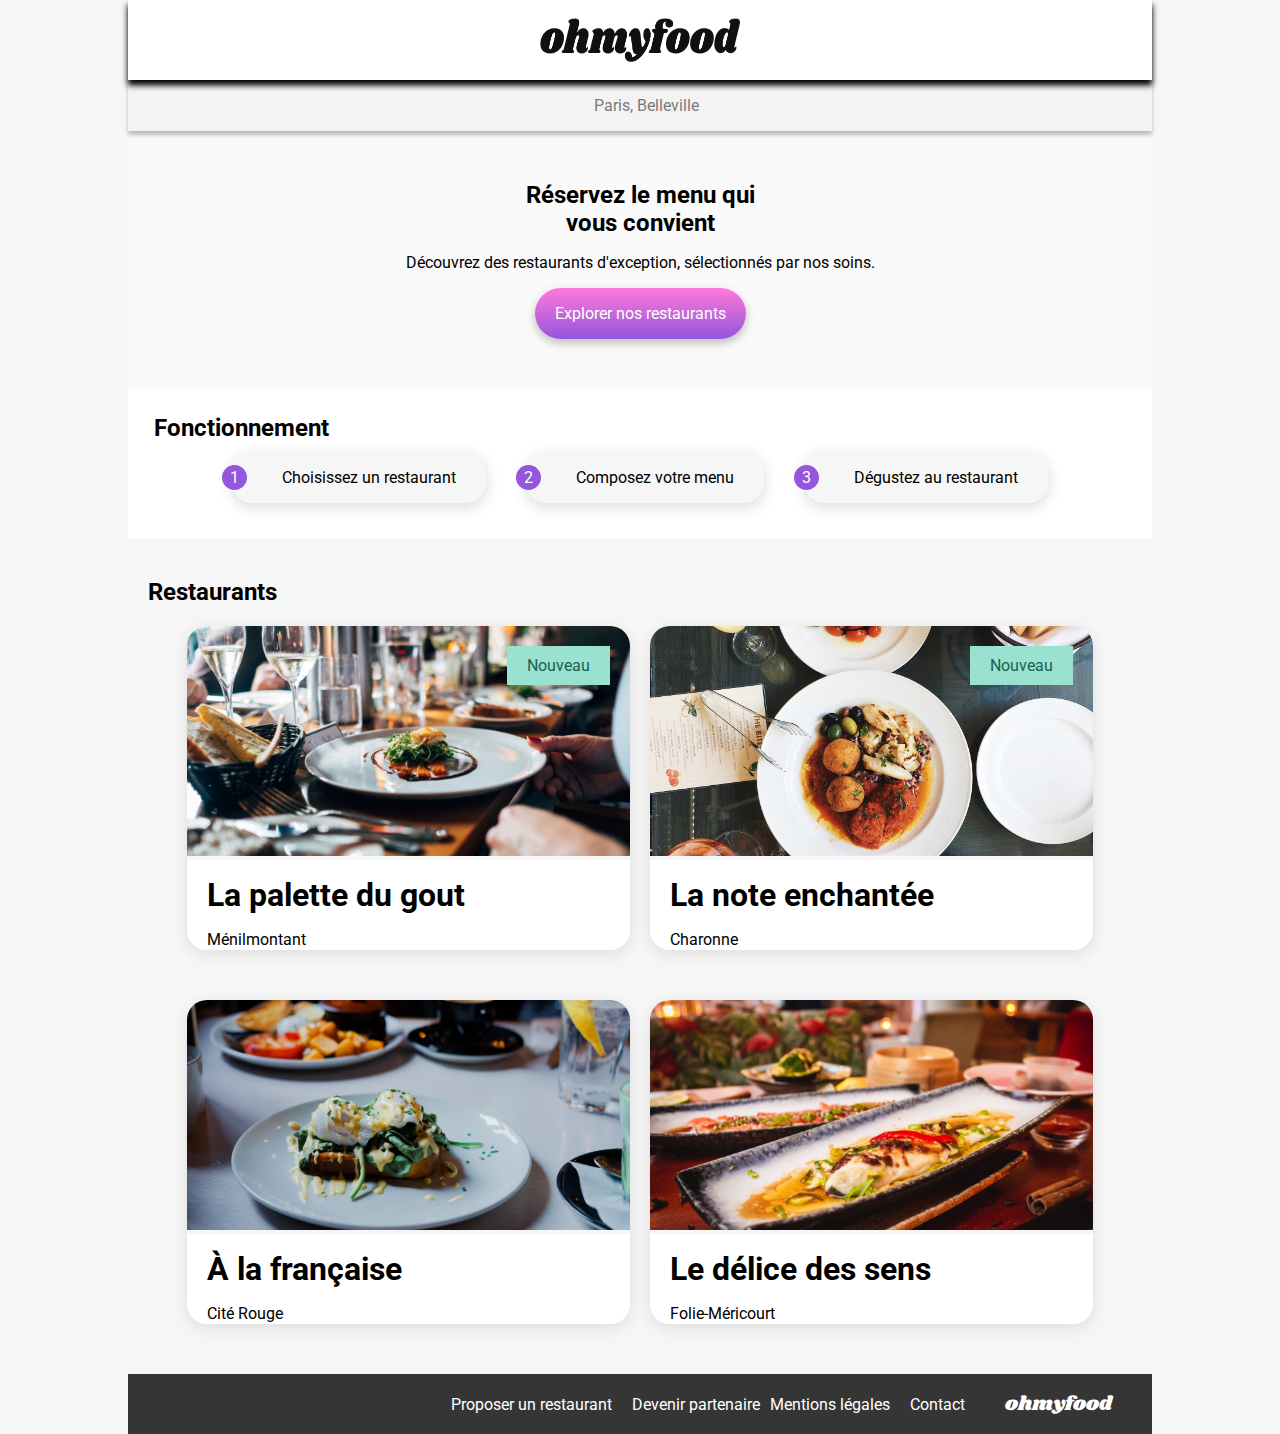
<file: index.html>
<!DOCTYPE html>
<html lang="en">

<head>
    <meta charset="UTF-8">
    <meta name="viewport" content="width=device-width, initial-scale=1.0">
    <title>OhMyFood</title>
    <link rel="preconnect" href="https://fonts.googleapis.com">
    <link rel="preconnect" href="https://fonts.gstatic.com" crossorigin>
    <link href="https://fonts.googleapis.com/css2?family=Roboto:ital,wght@0,100;0,300;0,400;0,500;0,700;0,900;1,100;1,300;1,400;1,500;1,700;1,900&display=swap" rel="stylesheet">
    <link href="https://fonts.googleapis.com/css2?family=Shrikhand&display=swap" rel="stylesheet">
    <link rel="stylesheet" href="https://cdnjs.cloudflare.com/ajax/libs/font-awesome/6.2.1/css/all.min.css" integrity="sha512-MV7K8+y+gLIBoVD59lQIYicR65iaqukzvf/nwasF0nqhPay5w/9lJmVM2hMDcnK1OnMGCdVK+iQrJ7lzPJQd1w==" crossorigin="anonymous" referrerpolicy="no-referrer">
    <link rel="stylesheet" href="./css/style.css">
    <link rel="stylesheet" href="./css/homepage.css" />
    <link rel="stylesheet" href="./css/animations.css" />
</head>

<body>

    <!-----------LOADING SPINNER --------->
    <div class="spinner">
        <div class="spinner__border">
            <div class="spinner__center"></div>
        </div>
    </div>
    <!----------- HEADER/LOCATION--------->
    <header>
        <div class="header">
            <a href="index.html"><img src="./images/logo/ohmyfood.png" class="header__logo" alt="logo OhMyFood"></a>
        </div>
    </header>
    <!----------- LOCATION --------->
    <main class="main">
        <div class="location">
            <div class="location__icon">
                <i class="fas fa-map-marker-alt"></i>
            </div>
            <div class="location__city">
                <p>Paris, Belleville</p>
            </div>
        </div>


        <!----------- HERO --------->
        <section class="hero">
            <div class="hero__container">
                <h2 class="hero__title">Réservez le menu qui vous convient</h2>
                <p class="hero__text">Découvrez des restaurants d'exception, sélectionnés par nos soins.</p>
                <div class="hero__button">
                    <a href="#restaurants">
                        <p>Explorer nos restaurants</p>
                    </a>
                </div>
            </div>
        </section>
    </main>
    <!----------- FONCTIONNEMENT --------->
    <section class="fonction">
        <div class="fonction__container">
            <h2 class="fonction__title">Fonctionnement</h2>
        </div>

        <div class="fonction__options">
            <div class="fonction__options-row">
                <div class="fonction__number">1</div>
                <div class="fonction__icon"><i class="fas fa-mobile-alt"></i></div>
                <p class="fonction__text">Choisissez un restaurant</p>
            </div>

            <div class="fonction__options-row">
                <div class="fonction__number">2</div>
                <div class="fonction__icon"><i class="fas fa-list-ul"></i></div>
                <p class="fonction__text">Composez votre menu</p>
            </div>

            <div class="fonction__options-row">
                <div class="fonction__number">3</div>
                <div class="fonction__icon"><i class="fas fa-store"></i></div>
                <p class="fonction__text">Dégustez au restaurant</p>
            </div>
        </div>
    </section>

    <!----------- RESTAURANTS --------->
    <section class="restaurants" id="restaurants">
        <h2 class="restaurants__title">Restaurants</h2>
        <div class="restaurants__liste">
            <div class="restaurants__card">
                <a href="restaurants/la-palette-du-gout.html">
                    <div class="restaurants__card-image">
                        <img src="./images/restaurants/jay-wennington-N_Y88TWmGwA-unsplash.jpg" alt="La palette du gout à Ménilmontant">
                        <!---------- BADGE/NOUVEAU ------->
                        <div class="restaurants__card-new">
                            <p>Nouveau</p>
                        </div>
                    </div>
                </a>
                <div class="restaurants__block">
                    <div class="restaurants__block-info">
                        <h3 class="restaurants__card-name">La palette du gout</h3>
                        <p class="restaurants__card-city">Ménilmontant</p>
                    </div>
                    <div class="restaurants-card-favorite">
                        <!-- pour mettre l'icone du coeur -->
                        <span class="heart">
                                <input type="checkbox" id="heart-checkbox-1" class="heart-checkbox" />
                                <label for="heart-checkbox-1" class="heart-label">
                                    <i class="fa-regular fa-heart heart-icon"></i>
                                    <i class="fa-solid fa-heart heart-icon solid-heart"></i>
                                </label>
                            </span>
                    </div>
                </div>
            </div>

            <div class="restaurants__card">
                <a href="restaurants/la-note-enchantee.html">
                    <div class="restaurants__card-image">
                        <img src="./images/restaurants/stil-u2Lp8tXIcjw-unsplash.jpg" alt="La note enchantée à Charonne">
                        <!---------- BADGE/NOUVEAU ------->
                        <div class="restaurants__card-new">
                            <p>Nouveau</p>
                        </div>
                    </div>
                </a>
                <div class="restaurants__block">
                    <div class="restaurants__block-info">
                        <h3 class="restaurants__card-name">La note enchantée</h3>
                        <p class="restaurants__card-city">Charonne</p>
                    </div>

                    <div class="restaurants-card-favorite">
                        <!-- pour mettre l'icone du coeur -->
                        <span class="heart">
                                <input type="checkbox" id="heart-checkbox-2" class="heart-checkbox" />
                                <label for="heart-checkbox-2" class="heart-label">
                                    <i class="fa-regular fa-heart heart-icon"></i>
                                    <i class="fa-solid fa-heart heart-icon solid-heart"></i>
                                </label>
                            </span>
                    </div>
                </div>
            </div>

            <div class="restaurants__card">
                <a href="restaurants/a-la-francaise.html">
                    <div class="restaurants__card-image">
                        <img src="./images/restaurants/toa-heftiba-DQKerTsQwi0-unsplash.jpg" alt="À la française à Cité Rouge">
                    </div>
                </a>

                <div class="restaurants__block">
                    <div class="restaurants__block-info">
                        <h3 class="restaurants__card-name">À la française</h3>
                        <p class="restaurants__card-city">Cité Rouge</p>
                    </div>

                    <div class="restaurants-card-favorite">
                        <!-- pour mettre l'icone du coeur -->
                        <span class="heart">
                                <input type="checkbox" id="heart-checkbox-3" class="heart-checkbox" />
                                <label for="heart-checkbox-3" class="heart-label">
                                    <i class="fa-regular fa-heart heart-icon"></i>
                                    <i class="fa-solid fa-heart heart-icon solid-heart"></i>
                                </label>
                            </span>
                    </div>
                </div>
            </div>

            <div class="restaurants__card">
                <a href="restaurants/le-delice-des-sens.html">
                    <div class="restaurants__card-image">
                        <img src="./images/restaurants/louis-hansel-shotsoflouis-qNBGVyOCY8Q-unsplash.jpg" alt="Le délice des sens à Folie-Méricourt ">
                    </div>
                </a>

                <div class="restaurants__block">
                    <div class="restaurants__block-info">
                        <h3 class="restaurants__card-name">Le délice des sens</h3>
                        <p class="restaurants__card-city">Folie-Méricourt</p>
                    </div>

                    <div class="restaurants-card-favorite"></div>
                    <!-- pour mettre l'icone du coeur -->
                    <span class="heart">
                            <input type="checkbox" id="heart-checkbox-4" class="heart-checkbox" />
                            <label for="heart-checkbox-4" class="heart-label">
                                <i class="fa-regular fa-heart heart-icon"></i>
                                <i class="fa-solid fa-heart heart-icon solid-heart"></i>
                            </label>
                        </span>
                </div>
            </div>
        </div>
    </section>
    <!----------- FOOTER --------->
    <footer class="footer">
        <div class="footer__block">
            <div class="footer-logo">
                <a href="index.html">ohmyfood</a>
            </div>

            <div class="footer__block-liens">
                <div class="footer__line">
                    <div class="footer__block-lien">
                        <i class="fa-solid fa-utensils"></i>
                    </div>
                    <h3 class="footer__block-link__title">Proposer un restaurant</h3>
                </div>

                <div class="footer__line">
                    <div class="footer__block-lien">
                        <i class="fas fa-hands-helping"></i>
                    </div>
                    <h3 class="footer__block-link__title">Devenir partenaire</h3>
                </div>

                <div class="footer__block-lien">
                    <h3 class="footer__block-link__title">Mentions légales</h3>
                </div>

                <div class="footer__block-lien">
                    <h3 class="footer__block-link__title"><a href="mailto:contact@ohmyfood.com">Contact</a></h3>
                </div>
            </div>
        </div>
    </footer>
</body>

</html>
</file>
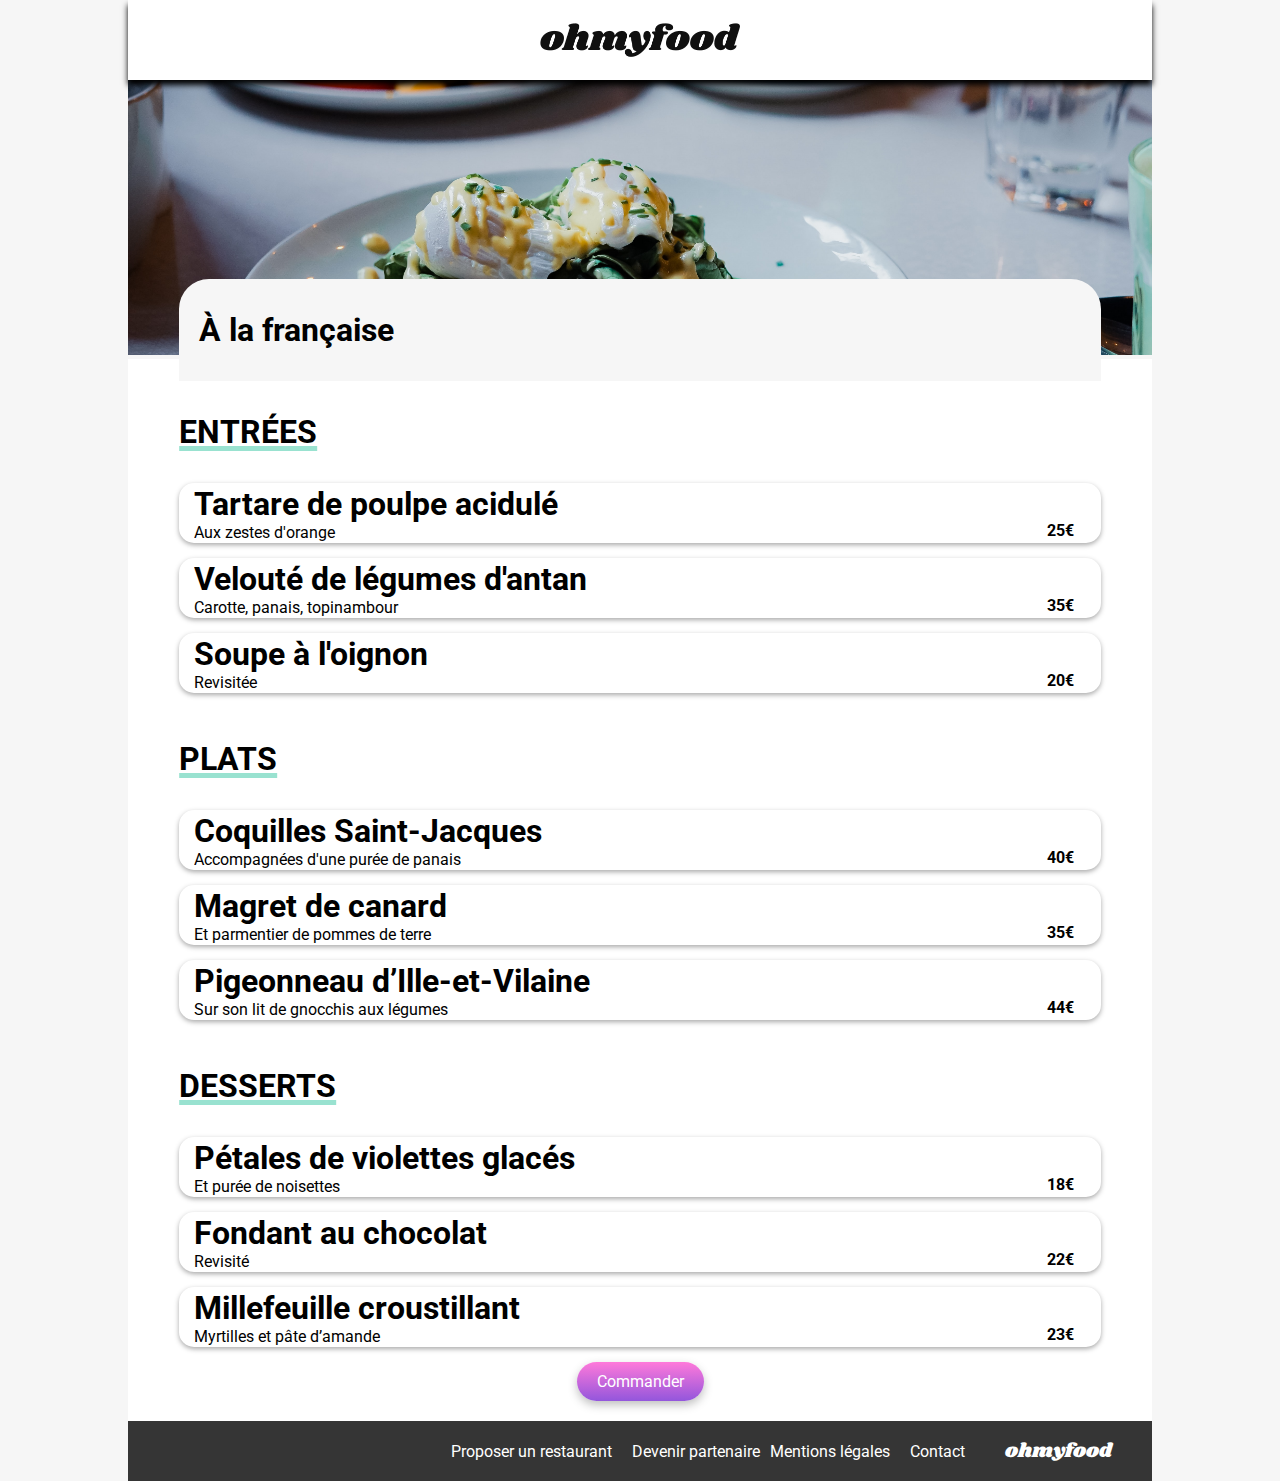
<file: restaurants/a-la-francaise.html>
<!DOCTYPE html>
<html lang="en">

<head>
    <meta charset="UTF-8">
    <meta name="viewport" content="width=device-width, initial-scale=1.0">
    <title>À la française</title>
    <link rel="preconnect" href="https://fonts.googleapis.com">
    <link rel="preconnect" href="https://fonts.gstatic.com" crossorigin>
    <link href="https://fonts.googleapis.com/css2?family=Roboto:ital,wght@0,100;0,300;0,400;0,500;0,700;0,900;1,100;1,300;1,400;1,500;1,700;1,900&display=swap" rel="stylesheet">
    <link href="https://fonts.googleapis.com/css2?family=Shrikhand&display=swap" rel="stylesheet">
    <link rel="stylesheet" href="https://cdnjs.cloudflare.com/ajax/libs/font-awesome/6.2.1/css/all.min.css" integrity="sha512-MV7K8+y+gLIBoVD59lQIYicR65iaqukzvf/nwasF0nqhPay5w/9lJmVM2hMDcnK1OnMGCdVK+iQrJ7lzPJQd1w==" crossorigin="anonymous" referrerpolicy="no-referrer">
    <link rel="stylesheet" href="../css/style.css" />
    <link rel="stylesheet" href="../css/restaurants.css" />
    <link rel="stylesheet" href="../css/animations.css" />
</head>

<body>

    <!----------- LOGO --------->
    <header>
        <div class="header__arrow-back">
            <a href="../index.html">
                <i class="fa-solid fa-arrow-left"></i>
            </a>
        </div>
        <img src="../images/logo/ohmyfood.png" alt="image de présentation du restaurant" class="header__logo">
    </header>
    <!----------- IMAGE --------->
    <div class="img">
        <img class="img__image" src="../images/restaurants/toa-heftiba-DQKerTsQwi0-unsplash.jpg" alt="À la française">
    </div>

    <!----------- TITRE --------->
    <section id="menu">
        <div class="menu__title">
            <div class="menu__title-header">
                <h2 class="menu__title-restaurant">À la française</h2>
                <div class="menu__title-favorite">
                    <!-- pour mettre l'icone du coeur -->
                    <span class="heart">
                        <input type="checkbox" id="heart-checkbox" class="heart-checkbox" />
                        <label for="heart-checkbox" class="heart-label">
                            <i class="fa-regular fa-heart heart-icon"></i>
                            <i class="fa-solid fa-heart heart-icon solid-heart"></i>
                        </label>
                    </span>
                </div>
            </div>
        </div>

        <!----------- MENU/CARD --------->
        <div class="menu__card">
            <div class="menu__card-txt">
                <h3 class="menu__card-title">ENTRÉES</h3>
            </div>
        </div>

        <article class="article__menu" id="article_1">
            <div class="description">
                <h4>Tartare de poulpe acidulé</h4>
                <p>Aux zestes d'orange</p>
            </div>
            <div class="menu__card-prix">25€</div>
            <div class="menu__card-choix">
                <i class="fa-solid fa-circle-check" aria-hidden="true"></i>
            </div>
        </article>

        <article class="article__menu" id="article_2">
            <div class="description">
                <h4>Velouté de légumes d'antan</h4>
                <p>Carotte, panais, topinambour</p>
            </div>
            <div class="menu__card-prix">35€</div>
            <div class="menu__card-choix">
                <i class="fa-solid fa-circle-check" aria-hidden="true"></i>
            </div>
        </article>

        <article class="article__menu" id="article_3">
            <div class="description">
                <h4>Soupe à l'oignon</h4>
                <p>Revisitée</p>
            </div>
            <div class="menu__card-prix">20€</div>
            <div class="menu__card-choix">
                <i class="fa-solid fa-circle-check" aria-hidden="true"></i>
            </div>
        </article>
        <div class="menu__card-txt">
            <h3 class="menu__card-title">PLATS</h3>
        </div>
        <article class="article__menu" id="article_4">
            <div class="description">
                <h4>Coquilles Saint-Jacques</h4>
                <p>Accompagnées d'une purée de panais</p>
            </div>
            <div class="menu__card-prix">40€</div>
            <div class="menu__card-choix">
                <i class="fa-solid fa-circle-check" aria-hidden="true"></i>
            </div>
        </article>

        <article class="article__menu" id="article_5">
            <div class="description">
                <h4>Magret de canard</h4>
                <p>Et parmentier de pommes de terre</p>
            </div>
            <div class="menu__card-prix">35€</div>
            <div class="menu__card-choix">
                <i class="fa-solid fa-circle-check" aria-hidden="true"></i>
            </div>
        </article>

        <article class="article__menu" id="article_6">
            <div class="description">
                <h4>Pigeonneau d’Ille-et-Vilaine</h4>
                <p>Sur son lit de gnocchis aux légumes</p>
            </div>
            <div class="menu__card-prix">44€</div>
            <div class="menu__card-choix">
                <i class="fa-solid fa-circle-check" aria-hidden="true"></i>
            </div>
        </article>

        <div class="menu__card-txt">
            <h3 class="menu__card-title">DESSERTS</h3>
        </div>

        <article class="article__menu" id="article_7">
            <div class="description">
                <h4>Pétales de violettes glacés</h4>
                <p>Et purée de noisettes</p>
            </div>
            <div class="menu__card-prix">18€</div>
            <div class="menu__card-choix">
                <i class="fa-solid fa-circle-check" aria-hidden="true"></i>
            </div>
        </article>

        <article class="article__menu" id="article_8">
            <div class="description">
                <h4>Fondant au chocolat</h4>
                <p>Revisité</p>
            </div>
            <div class="menu__card-prix">22€</div>
            <div class="menu__card-choix">
                <i class="fa-solid fa-circle-check" aria-hidden="true"></i>
            </div>
        </article>

        <article class="article__menu" id="article_9">
            <div class="description">
                <h4>Millefeuille croustillant</h4>
                <p>Myrtilles et pâte d’amande</p>
            </div>
            <div class="menu__card-prix">23€</div>
            <div class="menu__card-choix">
                <i class="fa-solid fa-circle-check" aria-hidden="true"></i>
            </div>
        </article>

        <!----------- COMMANDER --------->
        <div class="menu__commander-button">
            <div class="menu__button">Commander</div>
        </div>
    </section>


    <!----------- FOOTER --------->
    <footer class="footer">
        <div class="footer__block">
            <div class="footer-logo">
                <a href="index.html">ohmyfood</a>
            </div>

            <div class="footer__block-liens">
                <div class="footer__line">
                    <div class="footer__block-lien">
                        <i class="fa-solid fa-utensils"></i>
                    </div>
                    <h3 class="footer__block-link__title">Proposer un restaurant</h3>
                </div>

                <div class="footer__line">
                    <div class="footer__block-lien">
                        <i class="fas fa-hands-helping"></i>
                    </div>
                    <h3 class="footer__block-link__title">Devenir partenaire</h3>
                </div>

                <div class="footer__block-lien">
                    <h3 class="footer__block-link__title">Mentions légales</h3>
                </div>

                <div class="footer__block-lien">
                    <h3 class="footer__block-link__title"><a href="mailto:contact@ohmyfood.com">Contact</a></h3>
                </div>
            </div>
        </div>
    </footer>
</body>

</html>
</file>
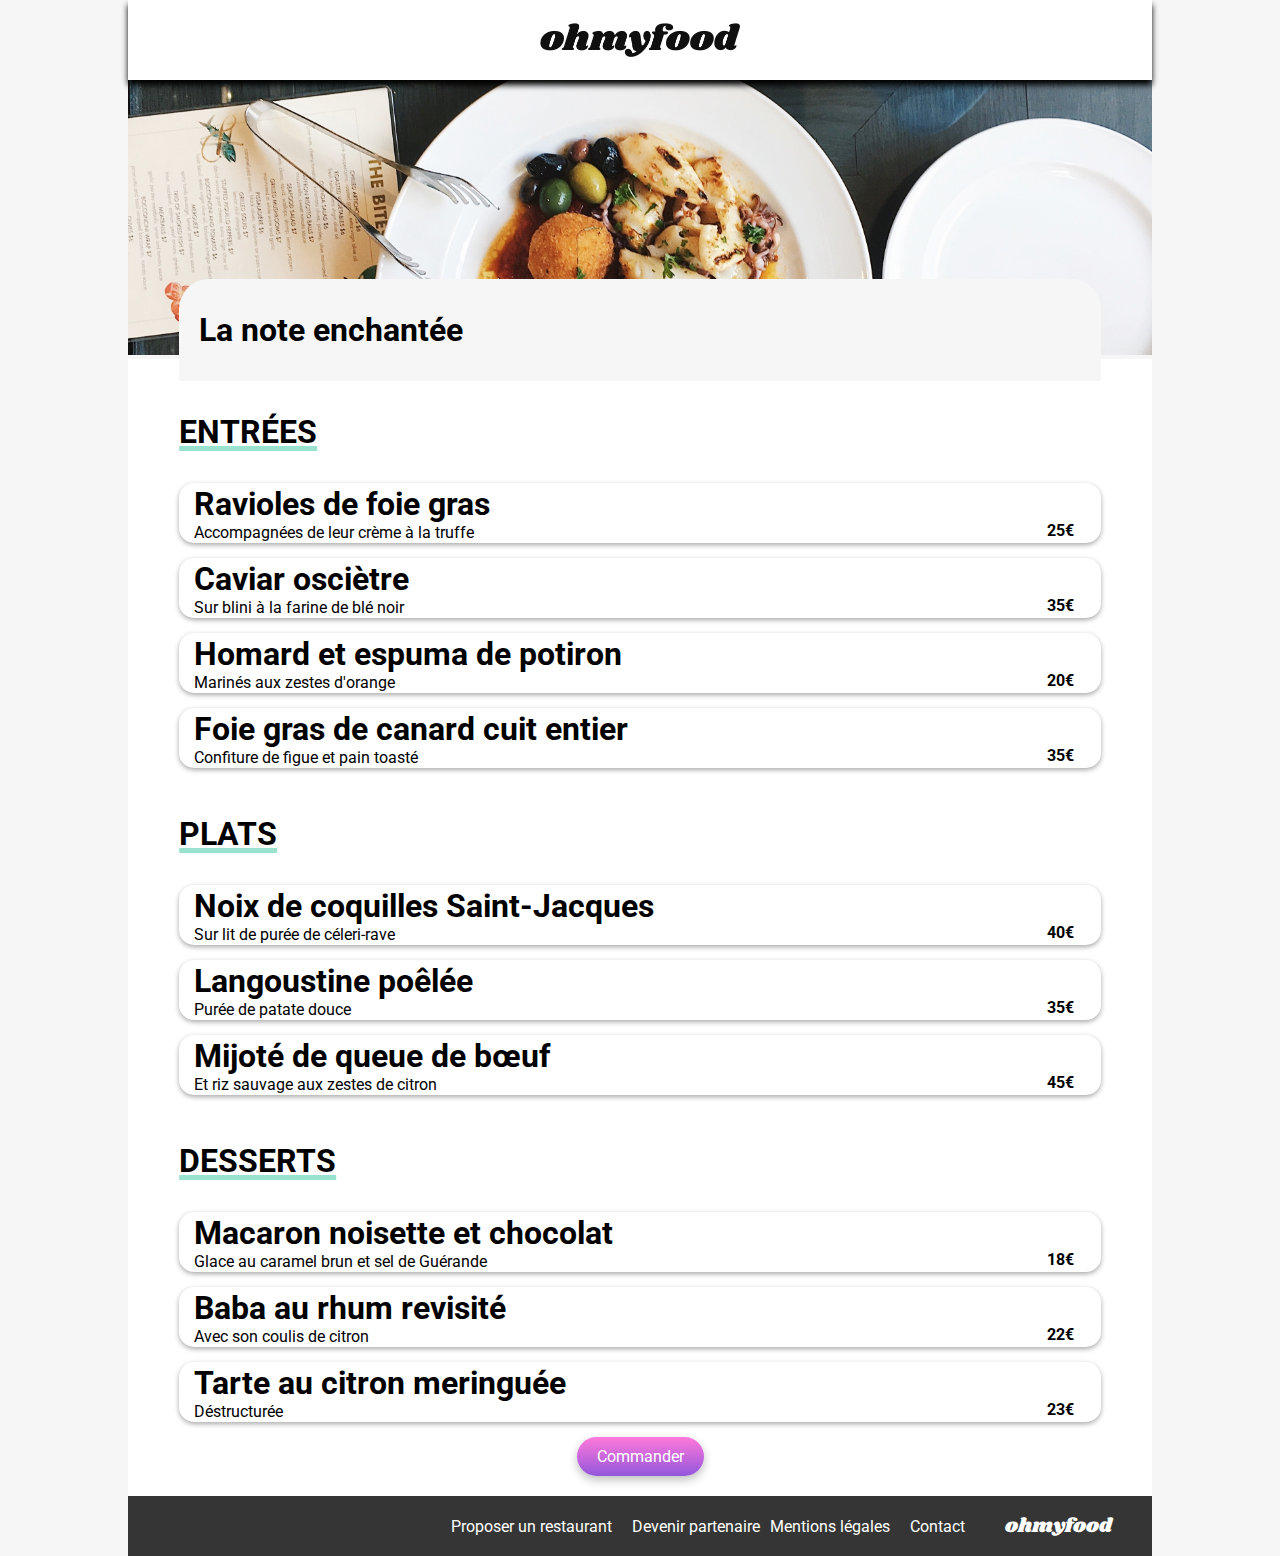
<file: restaurants/la-note-enchantee.html>
<!DOCTYPE html>
<html lang="en">

<head>
    <meta charset="UTF-8">
    <meta name="viewport" content="width=device-width, initial-scale=1.0">
    <title>La note enchantée</title>
    <link rel="preconnect" href="https://fonts.googleapis.com">
    <link rel="preconnect" href="https://fonts.gstatic.com" crossorigin>
    <link href="https://fonts.googleapis.com/css2?family=Roboto:ital,wght@0,100;0,300;0,400;0,500;0,700;0,900;1,100;1,300;1,400;1,500;1,700;1,900&display=swap" rel="stylesheet">
    <link href="https://fonts.googleapis.com/css2?family=Shrikhand&display=swap" rel="stylesheet">
    <link rel="stylesheet" href="https://cdnjs.cloudflare.com/ajax/libs/font-awesome/6.2.1/css/all.min.css" integrity="sha512-MV7K8+y+gLIBoVD59lQIYicR65iaqukzvf/nwasF0nqhPay5w/9lJmVM2hMDcnK1OnMGCdVK+iQrJ7lzPJQd1w==" crossorigin="anonymous" referrerpolicy="no-referrer">
    <link rel="stylesheet" href="../css/style.css" />
    <link rel="stylesheet" href="../css/restaurants.css" />
    <link rel="stylesheet" href="../css/animations.css" />
</head>

<body>

    <!----------- LOGO --------->
    <header>
        <div class="header__arrow-back">
            <a href="../index.html">
                <i class="fa-solid fa-arrow-left"></i>
            </a>
        </div>
        <img src="../images/logo/ohmyfood.png" alt="image de présentation du restaurant" class="header__logo">
    </header>
    <!----------- IMAGE --------->
    <div class="img">
        <img class="img__image" src="../images/restaurants/stil-u2Lp8tXIcjw-unsplash.jpg" alt="La note enchantée">
    </div>

    <!----------- TITRE --------->
    <section id="menu">
        <div class="menu__title">
            <div class="menu__title-header">
                <h2 class="menu__title-restaurant">La note enchantée</h2>
                <div class="menu__title-favorite">
                    <!-- pour mettre l'icone du coeur -->
                    <span class="heart">
                        <input type="checkbox" id="heart-checkbox" class="heart-checkbox" />
                        <label for="heart-checkbox" class="heart-label">
                            <i class="fa-regular fa-heart heart-icon"></i>
                            <i class="fa-solid fa-heart heart-icon solid-heart"></i>
                        </label>
                    </span>
                </div>
            </div>
        </div>

        <!----------- MENU/CARD --------->
        <div class="menu__card">
            <div class="menu__card-txt">
                <h3 class="menu__card-title">ENTRÉES</h3>
            </div>
        </div>

        <article class="article__menu" id="article_1">
            <div class="description">
                <h4>Ravioles de foie gras</h4>
                <p>Accompagnées de leur crème à la truffe</p>
            </div>
            <div class="menu__card-prix">25€</div>
            <div class="menu__card-choix">
                <i class="fa-solid fa-circle-check" aria-hidden="true"></i>
            </div>
        </article>

        <article class="article__menu" id="article_2">
            <div class="description">
                <h4>Caviar osciètre</h4>
                <p>Sur blini à la farine de blé noir</p>
            </div>
            <div class="menu__card-prix">35€</div>
            <div class="menu__card-choix">
                <i class="fa-solid fa-circle-check" aria-hidden="true"></i>
            </div>
        </article>

        <article class="article__menu" id="article_3">
            <div class="description">
                <h4>Homard et espuma de potiron</h4>
                <p>Marinés aux zestes d'orange</p>
            </div>
            <div class="menu__card-prix">20€</div>
            <div class="menu__card-choix">
                <i class="fa-solid fa-circle-check" aria-hidden="true"></i>
            </div>
        </article>

        <article class="article__menu" id="article_4">
            <div class="description">
                <h4>Foie gras de canard cuit entier</h4>
                <p>Confiture de figue et pain toasté</p>
            </div>
            <div class="menu__card-prix">35€</div>
            <div class="menu__card-choix">
                <i class="fa-solid fa-circle-check" aria-hidden="true"></i>
            </div>
        </article>


        <div class="menu__card-txt">
            <h3 class="menu__card-title">PLATS</h3>
        </div>
        <article class="article__menu" id="article_5">
            <div class="description">
                <h4>Noix de coquilles Saint-Jacques </h4>
                <p>Sur lit de purée de céleri-rave</p>
            </div>
            <div class="menu__card-prix">40€</div>
            <div class="menu__card-choix">
                <i class="fa-solid fa-circle-check" aria-hidden="true"></i>
            </div>
        </article>

        <article class="article__menu" id="article_6">
            <div class="description">
                <h4>Langoustine poêlée</h4>
                <p>Purée de patate douce</p>
            </div>
            <div class="menu__card-prix">35€</div>
            <div class="menu__card-choix">
                <i class="fa-solid fa-circle-check" aria-hidden="true"></i>
            </div>
        </article>

        <article class="article__menu" id="article_7">
            <div class="description">
                <h4>Mijoté de queue de bœuf</h4>
                <p>Et riz sauvage aux zestes de citron</p>
            </div>
            <div class="menu__card-prix">45€</div>
            <div class="menu__card-choix">
                <i class="fa-solid fa-circle-check" aria-hidden="true"></i>
            </div>
        </article>

        <div class="menu__card-txt">
            <h3 class="menu__card-title">DESSERTS</h3>
        </div>

        <article class="article__menu" id="article_8">
            <div class="description">
                <h4>Macaron noisette et chocolat</h4>
                <p>Glace au caramel brun et sel de Guérande</p>
            </div>
            <div class="menu__card-prix">18€</div>
            <div class="menu__card-choix">
                <i class="fa-solid fa-circle-check" aria-hidden="true"></i>
            </div>
        </article>

        <article class="article__menu" id="article_9">
            <div class="description">
                <h4>Baba au rhum revisité </h4>
                <p>Avec son coulis de citron</p>
            </div>
            <div class="menu__card-prix">22€</div>
            <div class="menu__card-choix">
                <i class="fa-solid fa-circle-check" aria-hidden="true"></i>
            </div>
        </article>

        <article class="article__menu" id="article_10">
            <div class="description">
                <h4>Tarte au citron meringuée</h4>
                <p>Déstructurée</p>
            </div>
            <div class="menu__card-prix">23€</div>
            <div class="menu__card-choix">
                <i class="fa-solid fa-circle-check" aria-hidden="true"></i>
            </div>
        </article>

        <!----------- COMMANDER --------->
        <div class="menu__commander-button">
            <div class="menu__button">Commander</div>
        </div>
    </section>


    <!----------- FOOTER --------->
    <footer class="footer">
        <div class="footer__block">
            <div class="footer-logo">
                <a href="index.html">ohmyfood</a>
            </div>

            <div class="footer__block-liens">
                <div class="footer__line">
                    <div class="footer__block-lien">
                        <i class="fa-solid fa-utensils"></i>
                    </div>
                    <h3 class="footer__block-link__title">Proposer un restaurant</h3>
                </div>

                <div class="footer__line">
                    <div class="footer__block-lien">
                        <i class="fas fa-hands-helping"></i>
                    </div>
                    <h3 class="footer__block-link__title">Devenir partenaire</h3>
                </div>

                <div class="footer__block-lien">
                    <h3 class="footer__block-link__title">Mentions légales</h3>
                </div>

                <div class="footer__block-lien">
                    <h3 class="footer__block-link__title"><a href="mailto:contact@ohmyfood.com">Contact</a></h3>
                </div>
            </div>
        </div>
    </footer>
</body>

</html>
</file>
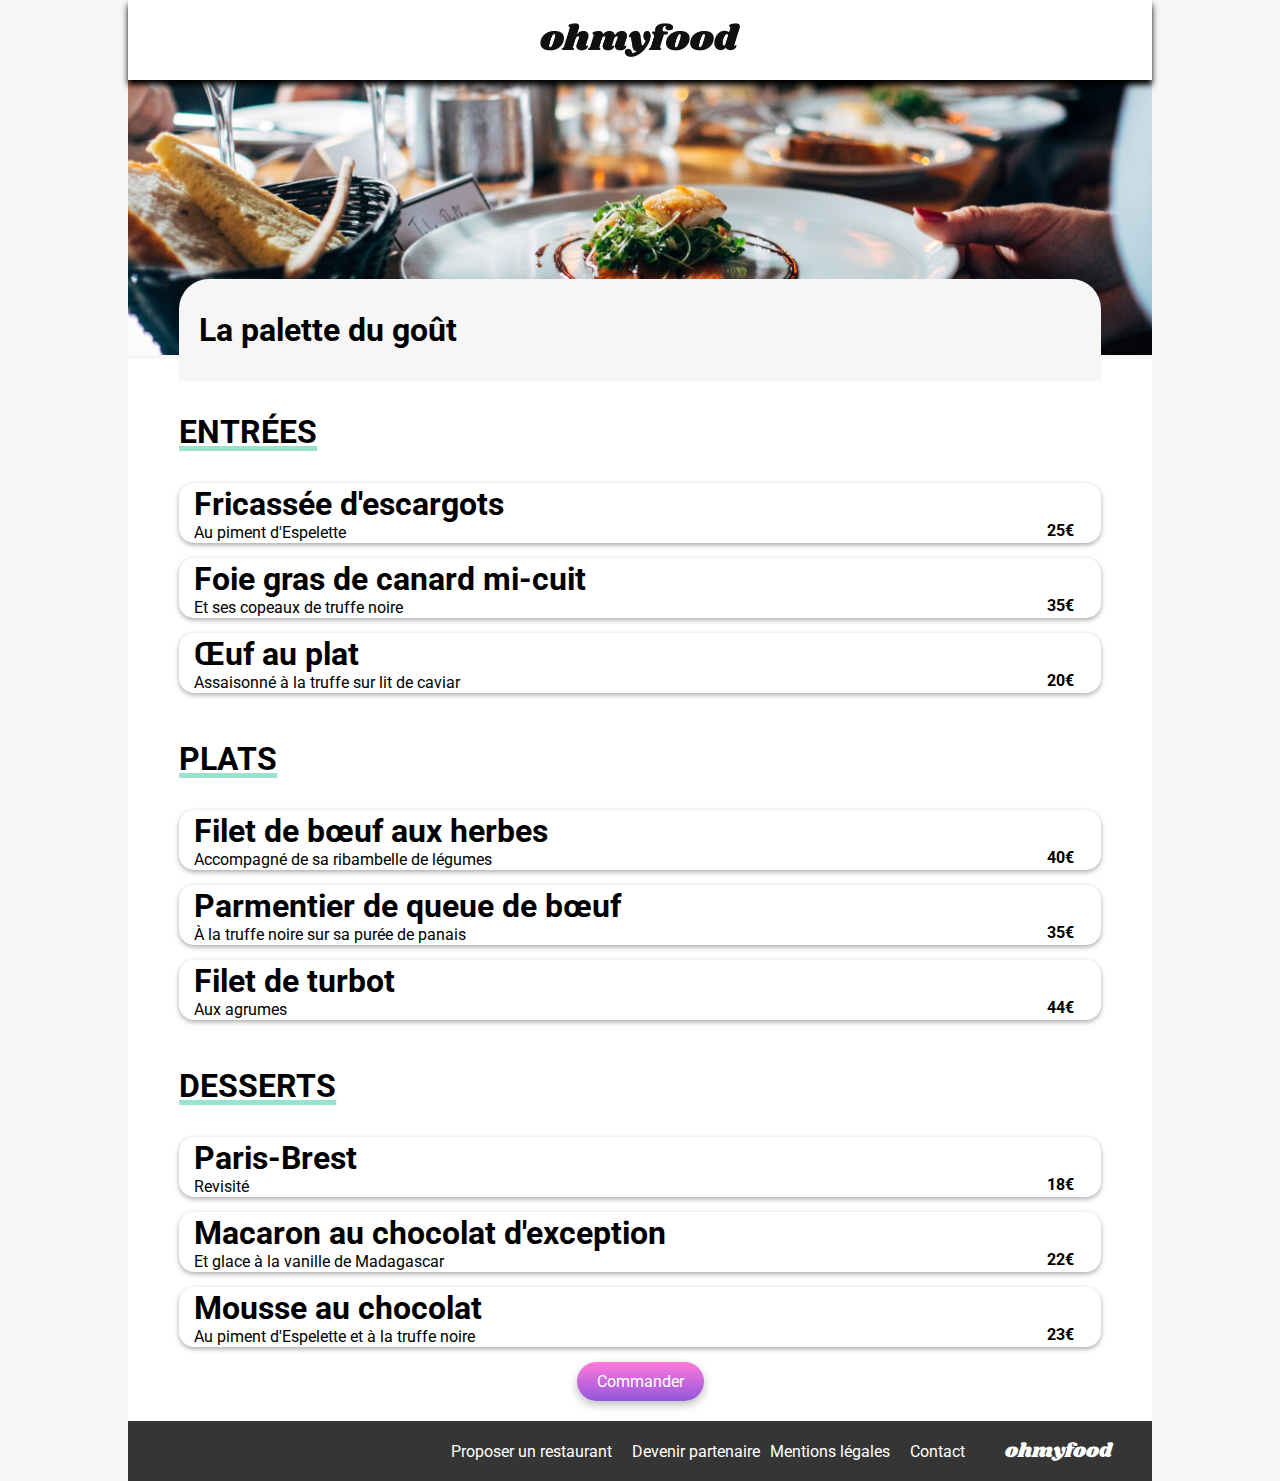
<file: restaurants/la-palette-du-gout.html>
<!DOCTYPE html>
<html lang="en">

<head>
    <meta charset="UTF-8">
    <meta name="viewport" content="width=device-width, initial-scale=1.0">
    <title>La palette du goût</title>
    <link rel="preconnect" href="https://fonts.googleapis.com">
    <link rel="preconnect" href="https://fonts.gstatic.com" crossorigin>
    <link href="https://fonts.googleapis.com/css2?family=Roboto:ital,wght@0,100;0,300;0,400;0,500;0,700;0,900;1,100;1,300;1,400;1,500;1,700;1,900&display=swap" rel="stylesheet">
    <link href="https://fonts.googleapis.com/css2?family=Shrikhand&display=swap" rel="stylesheet">
    <link rel="stylesheet" href="https://cdnjs.cloudflare.com/ajax/libs/font-awesome/6.2.1/css/all.min.css" integrity="sha512-MV7K8+y+gLIBoVD59lQIYicR65iaqukzvf/nwasF0nqhPay5w/9lJmVM2hMDcnK1OnMGCdVK+iQrJ7lzPJQd1w==" crossorigin="anonymous" referrerpolicy="no-referrer">
    <link rel="stylesheet" href="../css/style.css" />
    <link rel="stylesheet" href="../css/restaurants.css" />
    <link rel="stylesheet" href="../css/animations.css" />
</head>

<body>

    <!----------- LOGO --------->
    <header>
        <div class="header__arrow-back">
            <a href="../index.html">
                <i class="fa-solid fa-arrow-left"></i>
            </a>
        </div>
        <img src="../images/logo/ohmyfood.png" alt="image de présentation du restaurant" class="header__logo">
    </header>
    <!----------- IMAGE --------->
    <div class="img">
        <img class="img__image" src="../images/restaurants/jay-wennington-N_Y88TWmGwA-unsplash.jpg" alt="La palette du goût">
    </div>

    <!----------- TITRE --------->
    <section id="menu">
        <div class="menu__title">
            <div class="menu__title-header">
                <h2 class="menu__title-restaurant">La palette du goût</h2>
                <div class="menu__title-favorite">
                    <!-- pour mettre l'icone du coeur -->
                    <span class="heart">
                        <input type="checkbox" id="heart-checkbox" class="heart-checkbox" />
                        <label for="heart-checkbox" class="heart-label">
                            <i class="fa-regular fa-heart heart-icon"></i>
                            <i class="fa-solid fa-heart heart-icon solid-heart"></i>
                        </label>
                    </span>
                </div>
            </div>
        </div>

        <!----------- MENU/CARD --------->
        <div class="menu__card">
            <div class="menu__card-txt">
                <h3 class="menu__card-title">ENTRÉES</h3>
            </div>
        </div>

        <article class="article__menu" id="article_1">
            <div class="description">
                <h4>Fricassée d'escargots</h4>
                <p>Au piment d'Espelette</p>
            </div>
            <div class="menu__card-prix">25€</div>
            <div class="menu__card-choix">
                <i class="fa-solid fa-circle-check" aria-hidden="true"></i>
            </div>
        </article>

        <article class="article__menu" id="article_2">
            <div class="description">
                <h4>Foie gras de canard mi-cuit</h4>
                <p>Et ses copeaux de truffe noire</p>
            </div>
            <div class="menu__card-prix">35€</div>
            <div class="menu__card-choix">
                <i class="fa-solid fa-circle-check" aria-hidden="true"></i>
            </div>
        </article>

        <article class="article__menu" id="article_3">
            <div class="description">
                <h4>Œuf au plat</h4>
                <p>Assaisonné à la truffe sur lit de caviar</p>
            </div>
            <div class="menu__card-prix">20€</div>
            <div class="menu__card-choix">
                <i class="fa-solid fa-circle-check" aria-hidden="true"></i>
            </div>
        </article>
        <div class="menu__card-txt">
            <h3 class="menu__card-title">PLATS</h3>
        </div>
        <article class="article__menu" id="article_4">
            <div class="description">
                <h4>Filet de bœuf aux herbes</h4>
                <p>Accompagné de sa ribambelle de légumes</p>
            </div>
            <div class="menu__card-prix">40€</div>
            <div class="menu__card-choix">
                <i class="fa-solid fa-circle-check" aria-hidden="true"></i>
            </div>
        </article>

        <article class="article__menu" id="article_5">
            <div class="description">
                <h4>Parmentier de queue de bœuf</h4>
                <p>À la truffe noire sur sa purée de panais</p>
            </div>
            <div class="menu__card-prix">35€</div>
            <div class="menu__card-choix">
                <i class="fa-solid fa-circle-check" aria-hidden="true"></i>
            </div>
        </article>

        <article class="article__menu" id="article_6">
            <div class="description">
                <h4>Filet de turbot</h4>
                <p>Aux agrumes</p>
            </div>
            <div class="menu__card-prix">44€</div>
            <div class="menu__card-choix">
                <i class="fa-solid fa-circle-check" aria-hidden="true"></i>
            </div>
        </article>

        <div class="menu__card-txt">
            <h3 class="menu__card-title">DESSERTS</h3>
        </div>

        <article class="article__menu" id="article_7">
            <div class="description">
                <h4>Paris-Brest</h4>
                <p>Revisité</p>
            </div>
            <div class="menu__card-prix">18€</div>
            <div class="menu__card-choix">
                <i class="fa-solid fa-circle-check" aria-hidden="true"></i>
            </div>
        </article>

        <article class="article__menu" id="article_8">
            <div class="description">
                <h4>Macaron au chocolat d'exception </h4>
                <p>Et glace à la vanille de Madagascar</p>
            </div>
            <div class="menu__card-prix">22€</div>
            <div class="menu__card-choix">
                <i class="fa-solid fa-circle-check" aria-hidden="true"></i>
            </div>
        </article>

        <article class="article__menu" id="article_9">
            <div class="description">
                <h4>Mousse au chocolat </h4>
                <p>Au piment d'Espelette et à la truffe noire</p>
            </div>
            <div class="menu__card-prix">23€</div>
            <div class="menu__card-choix">
                <i class="fa-solid fa-circle-check" aria-hidden="true"></i>
            </div>
        </article>

        <!----------- COMMANDER --------->
        <div class="menu__commander-button">
            <div class="menu__button">Commander</div>
        </div>
    </section>


    <!----------- FOOTER --------->
    <footer class="footer">
        <div class="footer__block">
            <div class="footer-logo">
                <a href="index.html">ohmyfood</a>
            </div>

            <div class="footer__block-liens">
                <div class="footer__line">
                    <div class="footer__block-lien">
                        <i class="fa-solid fa-utensils"></i>
                    </div>
                    <h3 class="footer__block-link__title">Proposer un restaurant</h3>
                </div>

                <div class="footer__line">
                    <div class="footer__block-lien">
                        <i class="fas fa-hands-helping"></i>
                    </div>
                    <h3 class="footer__block-link__title">Devenir partenaire</h3>
                </div>

                <div class="footer__block-lien">
                    <h3 class="footer__block-link__title">Mentions légales</h3>
                </div>

                <div class="footer__block-lien">
                    <h3 class="footer__block-link__title"><a href="mailto:contact@ohmyfood.com">Contact</a></h3>
                </div>
            </div>
        </div>
    </footer>
</body>

</html>
</file>
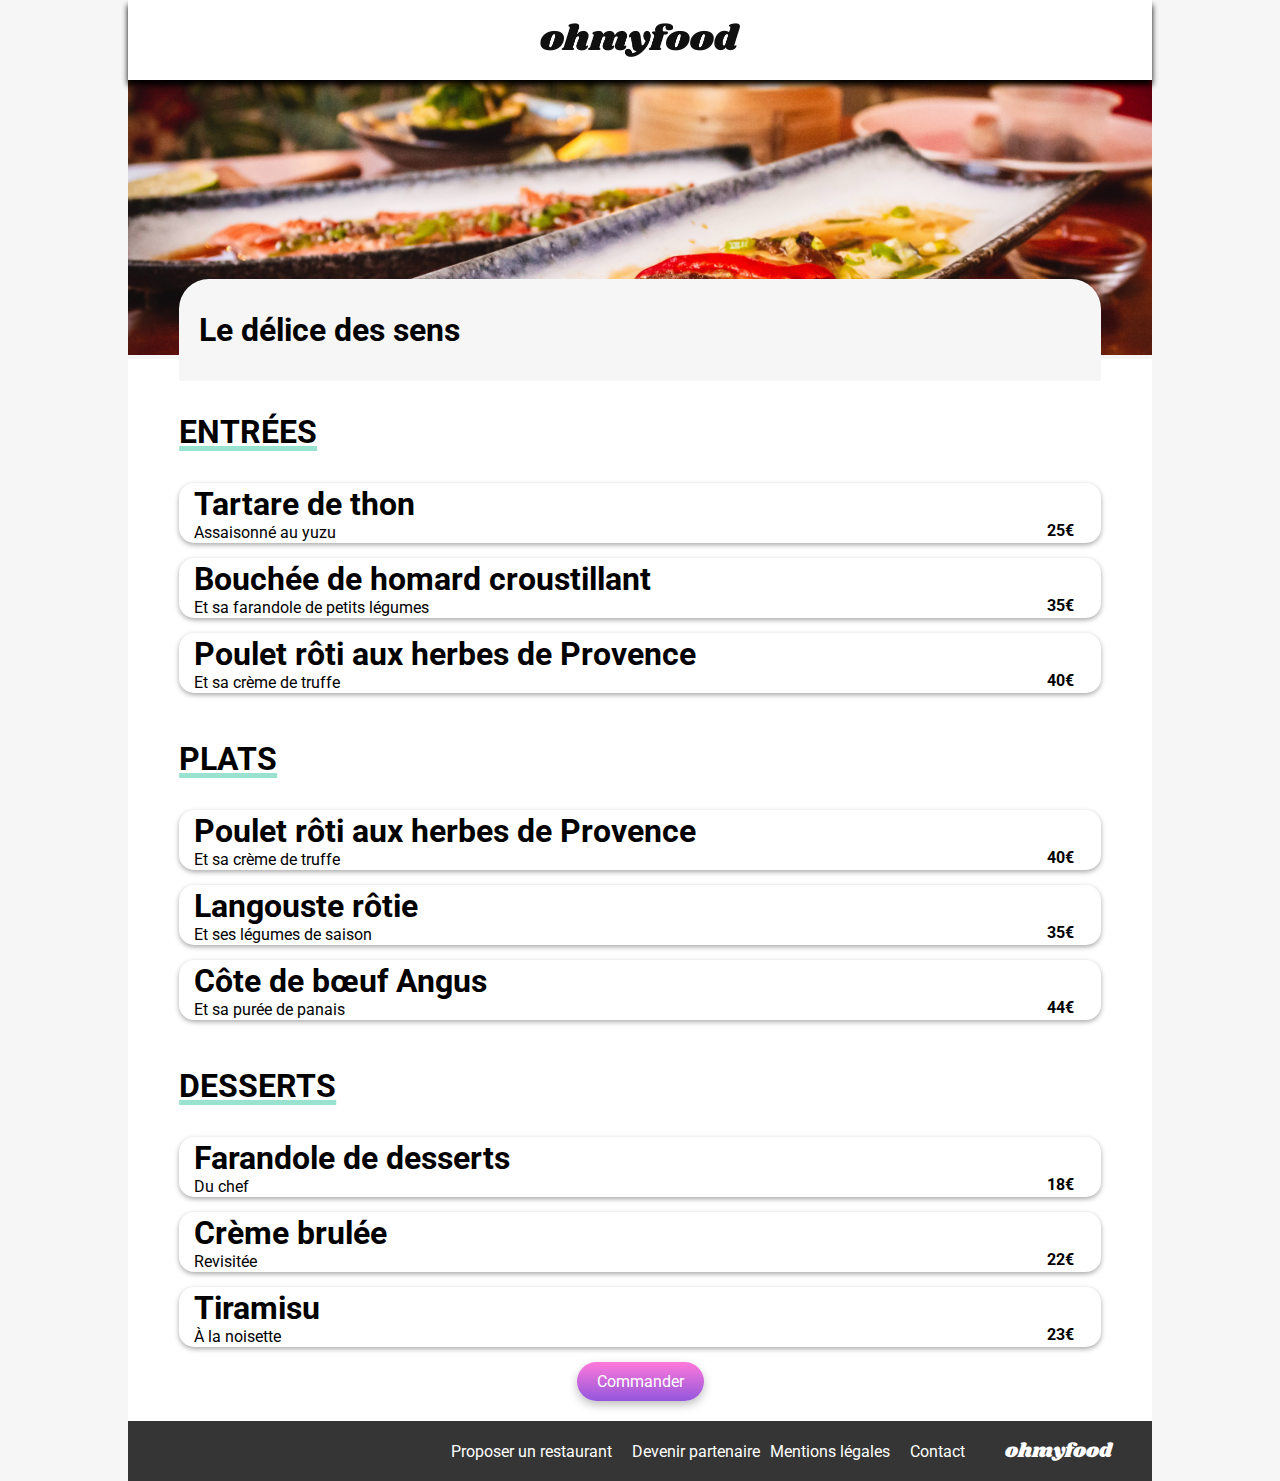
<file: restaurants/le-delice-des-sens.html>
<!DOCTYPE html>
<html lang="en">

<head>
    <meta charset="UTF-8">
    <meta name="viewport" content="width=device-width, initial-scale=1.0">
    <title>Le délice des sens</title>
    <link rel="preconnect" href="https://fonts.googleapis.com">
    <link rel="preconnect" href="https://fonts.gstatic.com" crossorigin>
    <link href="https://fonts.googleapis.com/css2?family=Roboto:ital,wght@0,100;0,300;0,400;0,500;0,700;0,900;1,100;1,300;1,400;1,500;1,700;1,900&display=swap" rel="stylesheet">
    <link href="https://fonts.googleapis.com/css2?family=Shrikhand&display=swap" rel="stylesheet">
    <link rel="stylesheet" href="https://cdnjs.cloudflare.com/ajax/libs/font-awesome/6.2.1/css/all.min.css" integrity="sha512-MV7K8+y+gLIBoVD59lQIYicR65iaqukzvf/nwasF0nqhPay5w/9lJmVM2hMDcnK1OnMGCdVK+iQrJ7lzPJQd1w==" crossorigin="anonymous" referrerpolicy="no-referrer">
    <link rel="stylesheet" href="../css/style.css" />
    <link rel="stylesheet" href="../css/restaurants.css" />
    <link rel="stylesheet" href="../css/animations.css" />
</head>

<body>

    <!----------- LOGO --------->
    <header>
        <div class="header__arrow-back">
            <a href="../index.html">
                <i class="fa-solid fa-arrow-left"></i>
            </a>
        </div>
        <img src="../images/logo/ohmyfood.png" alt="image de présentation du restaurant" class="header__logo">
    </header>
    <!----------- IMAGE --------->
    <div class="img">
        <img class="img__image" src="../images/restaurants/louis-hansel-shotsoflouis-qNBGVyOCY8Q-unsplash.jpg" alt="Le délice des sens">
    </div>

    <!----------- TITRE --------->
    <section id="menu">
        <div class="menu__title">
            <div class="menu__title-header">
                <h2 class="menu__title-restaurant">Le délice des sens</h2>
                <div class="menu__title-favorite">
                    <!-- pour mettre l'icone du coeur -->
                    <span class="heart">
                        <input type="checkbox" id="heart-checkbox" class="heart-checkbox" />
                        <label for="heart-checkbox" class="heart-label">
                            <i class="fa-regular fa-heart heart-icon"></i>
                            <i class="fa-solid fa-heart heart-icon solid-heart"></i>
                        </label>
                    </span>
                </div>
            </div>
        </div>

        <!----------- MENU/CARD --------->
        <div class="menu__card">
            <div class="menu__card-txt">
                <h3 class="menu__card-title">ENTRÉES</h3>
            </div>
        </div>

        <article class="article__menu" id="article_1">
            <div class="description">
                <h4>Tartare de thon</h4>
                <p>Assaisonné au yuzu</p>
            </div>
            <div class="menu__card-prix">25€</div>
            <div class="menu__card-choix">
                <i class="fa-solid fa-circle-check" aria-hidden="true"></i>
            </div>
        </article>

        <article class="article__menu" id="article_2">
            <div class="description">
                <h4>Bouchée de homard croustillant</h4>
                <p>Et sa farandole de petits légumes</p>
            </div>
            <div class="menu__card-prix">35€</div>
            <div class="menu__card-choix">
                <i class="fa-solid fa-circle-check" aria-hidden="true"></i>
            </div>
        </article>

        <article class="article__menu" id="article_3">
            <div class="description">
                <h4>Poulet rôti aux herbes de Provence </h4>
                <p>Et sa crème de truffe</p>
            </div>
            <div class="menu__card-prix">40€</div>
            <div class="menu__card-choix">
                <i class="fa-solid fa-circle-check" aria-hidden="true"></i>
            </div>
        </article>
        <div class="menu__card-txt">
            <h3 class="menu__card-title">PLATS</h3>
        </div>
        <article class="article__menu" id="article_4">
            <div class="description">
                <h4>Poulet rôti aux herbes de Provence </h4>
                <p>Et sa crème de truffe</p>
            </div>
            <div class="menu__card-prix">40€</div>
            <div class="menu__card-choix">
                <i class="fa-solid fa-circle-check" aria-hidden="true"></i>
            </div>
        </article>

        <article class="article__menu" id="article_5">
            <div class="description">
                <h4>Langouste rôtie</h4>
                <p>Et ses légumes de saison</p>
            </div>
            <div class="menu__card-prix">35€</div>
            <div class="menu__card-choix">
                <i class="fa-solid fa-circle-check" aria-hidden="true"></i>
            </div>
        </article>

        <article class="article__menu" id="article_6">
            <div class="description">
                <h4>Côte de bœuf Angus</h4>
                <p>Et sa purée de panais</p>
            </div>
            <div class="menu__card-prix">44€</div>
            <div class="menu__card-choix">
                <i class="fa-solid fa-circle-check" aria-hidden="true"></i>
            </div>
        </article>

        <div class="menu__card-txt">
            <h3 class="menu__card-title">DESSERTS</h3>
        </div>

        <article class="article__menu" id="article_7">
            <div class="description">
                <h4>Farandole de desserts</h4>
                <p>Du chef</p>
            </div>
            <div class="menu__card-prix">18€</div>
            <div class="menu__card-choix">
                <i class="fa-solid fa-circle-check" aria-hidden="true"></i>
            </div>
        </article>

        <article class="article__menu" id="article_8">
            <div class="description">
                <h4>Crème brulée</h4>
                <p>Revisitée</p>
            </div>
            <div class="menu__card-prix">22€</div>
            <div class="menu__card-choix">
                <i class="fa-solid fa-circle-check" aria-hidden="true"></i>
            </div>
        </article>

        <article class="article__menu" id="article_9">
            <div class="description">
                <h4>Tiramisu</h4>
                <p>À la noisette</p>
            </div>
            <div class="menu__card-prix">23€</div>
            <div class="menu__card-choix">
                <i class="fa-solid fa-circle-check" aria-hidden="true"></i>
            </div>
        </article>

        <!----------- COMMANDER --------->
        <div class="menu__commander-button">
            <div class="menu__button">Commander</div>
        </div>
    </section>


    <!----------- FOOTER --------->
    <footer class="footer">
        <div class="footer__block">
            <div class="footer-logo">
                <a href="index.html">ohmyfood</a>
            </div>

            <div class="footer__block-liens">
                <div class="footer__line">
                    <div class="footer__block-lien">
                        <i class="fa-solid fa-utensils"></i>
                    </div>
                    <h3 class="footer__block-link__title">Proposer un restaurant</h3>
                </div>

                <div class="footer__line">
                    <div class="footer__block-lien">
                        <i class="fas fa-hands-helping"></i>
                    </div>
                    <h3 class="footer__block-link__title">Devenir partenaire</h3>
                </div>

                <div class="footer__block-lien">
                    <h3 class="footer__block-link__title">Mentions légales</h3>
                </div>

                <div class="footer__block-lien">
                    <h3 class="footer__block-link__title"><a href="mailto:contact@ohmyfood.com">Contact</a></h3>
                </div>
            </div>
        </div>
    </footer>
</body>

</html>
</file>
<file: css/style.css>
@charset "UTF-8";

/************ General ***********/

* {
    font-family: "Roboto", sans-serif;
    -webkit-box-sizing: border-box;
    box-sizing: border-box;
    -webkit-box-pack: center;
    -webkit-box-direction: normal;
    -webkit-box-orient: vertical;
    -webkit-box-align: center;
}

h1 {
    font-family: "Shrikhand", serif;
}

html {
    max-width: 1920px !important;
    margin-left: auto;
    margin-right: auto;
}

body {
    margin: auto !important;
}

:root {
    --main-color: #F3F3F3;
    --main-bg-color: #99E2D0;
    --filter-bg-color: #DEEBFF;
}


/************ variable pour média queries ***********/


/* Small devices (phones, less than 768px) */

html {
    min-width: 450px;
    max-width: 768px;
}

header {
    height: 80px;
    display: block;
    -webkit-box-pack: center;
    -ms-flex-pack: center;
    justify-content: center;
    -webkit-box-align: center;
    -ms-flex-align: center;
    align-items: center;
    -webkit-box-orient: vertical;
    -webkit-box-direction: normal;
    -ms-flex-direction: column;
    flex-direction: column;
    background-position: center;
    background-size: cover;
    -webkit-box-shadow: 0px 5px 6px 0px;
    box-shadow: 0px 5px 6px 0px;
    position: relative;
}

.header__logo {
    height: 44px;
    width: 200px;
    display: block;
    margin: auto;
}

body {
    -webkit-box-sizing: border-box;
    box-sizing: border-box;
    margin: 0;
    font-family: "Roboto", sans-serif;
    max-width: 1024px;
}

header {
    display: block;
    unicode-bidi: -webkit-isolate;
    unicode-bidi: isolate;
}

a {
    text-decoration: none;
    color: white;
}

main.container {
    display: -webkit-box;
    display: -ms-flexbox;
    display: flex;
    unicode-bidi: -webkit-isolate;
    unicode-bidi: isolate;
}

.fa,
.fas {
    font-weight: 900;
}

.fas {
    font-family: "Font Awesome 5 free";
}

.section {
    display: block;
    unicode-bidi: -webkit-isolate;
    unicode-bidi: isolate;
    margin: 0;
    font-size: 22px;
}

h1 {
    display: block;
    -webkit-margin-before: 1em;
    margin-block-start: 1em;
    -webkit-margin-after: 1em;
    margin-block-end: 1em;
    -webkit-margin-start: 0px;
    margin-inline-start: 0px;
    -webkit-margin-end: 0px;
    margin-inline-end: 0px;
    unicode-bidi: -webkit-isolate;
    unicode-bidi: isolate;
}

h2 {
    display: block;
    -webkit-margin-before: 1em;
    margin-block-start: 1em;
    -webkit-margin-after: 1em;
    margin-block-end: 1em;
    -webkit-margin-start: 0px;
    margin-inline-start: 0px;
    -webkit-margin-end: 0px;
    margin-inline-end: 0px;
    unicode-bidi: -webkit-isolate;
    unicode-bidi: isolate;
}

h3 {
    display: block;
    -webkit-margin-before: 1em;
    margin-block-start: 1em;
    -webkit-margin-after: 1em;
    margin-block-end: 1em;
    -webkit-margin-start: 0px;
    margin-inline-start: 0px;
    -webkit-margin-after: 0px;
    margin-block-end: 0px;
    unicode-bidi: -webkit-isolate;
    unicode-bidi: isolate;
}

p {
    display: block;
    -webkit-margin-before: 1em;
    margin-block-start: 1em;
    -webkit-margin-after: 1em;
    margin-block-end: 1em;
    -webkit-margin-start: 0px;
    margin-inline-start: 0px;
    -webkit-margin-end: 0px;
    margin-inline-end: 0px;
    unicode-bidi: -webkit-isolate;
    unicode-bidi: isolate;
}

nav {
    display: -webkit-box;
    display: -ms-flexbox;
    display: flex;
    height: 30px;
}


/*************** Header *********/

header {
    height: 80px;
    display: -webkit-box;
    display: -ms-flexbox;
    display: flex;
    -webkit-box-pack: center;
    -ms-flex-pack: center;
    justify-content: center;
    -webkit-box-align: center;
    -ms-flex-align: center;
    align-items: center;
    -webkit-box-orient: vertical;
    -webkit-box-direction: normal;
    -ms-flex-direction: column;
    flex-direction: column;
    background-position: center;
    background-size: cover;
    -webkit-box-shadow: 0px 2px 4px 0px #00000026;
    box-shadow: 0px 2px 4px 0px #00000026;
    position: relative;
    z-index: 2;
}

.header__logo {
    font-family: "Shrikhand", cursive;
    margin: 0;
    color: black;
}


/************** Location *************/

main {
    display: -webkit-box;
    display: -ms-flexbox;
    display: flex;
    -webkit-box-pack: center;
    -ms-flex-pack: center;
    justify-content: center;
    -webkit-box-align: center;
    -ms-flex-align: center;
    align-items: center;
    -webkit-box-orient: vertical;
    -webkit-box-direction: normal;
    -ms-flex-direction: column;
    flex-direction: column;
    margin: 0;
    padding: 0;
}

.location {
    display: -webkit-box;
    display: -ms-flexbox;
    display: flex;
    -webkit-box-pack: center;
    -ms-flex-pack: center;
    justify-content: center;
    -webkit-box-align: center;
    -ms-flex-align: center;
    align-items: center;
    background: #F3F3F3;
    color: #7a7a7a;
    width: 100%;
    -webkit-box-shadow: 0px 4px 4px 0px #00000040;
    box-shadow: 0px 4px 4px 0px #00000040;
    position: relative;
    z-index: 1;
}

.location__city {
    margin-left: 13px;
    font-weight: 400;
}


/************** hero *************/

.hero {
    background: #fafafa;
    width: 100%;
}

.hero__container {
    display: -webkit-box;
    display: -ms-flexbox;
    display: flex;
    width: 100%;
    -webkit-box-pack: center;
    -ms-flex-pack: center;
    justify-content: center;
    -webkit-box-align: center;
    -ms-flex-align: center;
    align-items: center;
    -webkit-box-orient: vertical;
    -webkit-box-direction: normal;
    -ms-flex-direction: column;
    flex-direction: column;
    padding: 50px 0;
}

.hero__title {
    text-align: center;
    max-width: 250px;
    margin: 0;
}

.hero__text {
    text-align: center;
}

.hero__button {
    background: -webkit-gradient(linear, left top, left bottom, from(#ff79da), to(#9356dc));
    background: linear-gradient(180deg, #ff79da 0%, #9356dc 100%);
    color: white;
    padding: 0 20px;
    border-radius: 200px;
    -webkit-box-shadow: 0px 4px 10px 0px #00000040;
    box-shadow: 0px 4px 10px 0px #00000040;
    opacity: 1;
}


/****************** Fonctionnement ****************/

.fonction {
    display: -webkit-box;
    display: -ms-flexbox;
    display: flex;
    background: white;
    -webkit-box-pack: center;
    -ms-flex-pack: center;
    justify-content: center;
    -webkit-box-align: center;
    -ms-flex-align: center;
    align-items: center;
    -webkit-box-orient: vertical;
    -webkit-box-direction: normal;
    -ms-flex-direction: column;
    flex-direction: column;
    padding: 25px 0;
    width: 100%;
}

.fonction__container {
    display: -webkit-box;
    display: -ms-flexbox;
    display: flex;
    background-color: white;
    -webkit-box-orient: vertical;
    -webkit-box-direction: normal;
    -ms-flex-direction: column;
    flex-direction: column;
    max-width: 1200px;
    padding: 0;
    width: 95%;
}

.fonction__title {
    margin: 0;
}

.fonction__options {
    display: -webkit-box;
    display: -ms-flexbox;
    display: flex;
    -webkit-box-pack: center;
    -ms-flex-pack: center;
    justify-content: center;
    -webkit-box-orient: vertical;
    -webkit-box-direction: normal;
    -ms-flex-direction: column;
    flex-direction: column;
}

.fonction__options-row {
    display: -webkit-box;
    display: -ms-flexbox;
    display: flex;
    -webkit-box-align: center;
    -ms-flex-align: center;
    align-items: center;
    background: #F6F6F6;
    height: auto;
    width: auto;
    margin: 10px 20px;
    border-radius: 20px;
    position: relative;
    -webkit-box-shadow: 0px 4px 15px 0px #00000026;
    box-shadow: 0px 4px 15px 0px #00000026;
    padding-left: 30px;
    padding-right: 30px;
}

.fonction__number {
    display: -webkit-box;
    display: -ms-flexbox;
    display: flex;
    background-color: #9356DC;
    color: white;
    left: -10px;
    position: absolute;
    padding: 3px 8px 3px 8px;
    border-radius: 50%;
}

.fonction__icon {
    padding-right: 20px;
}

.fonction-icon {
    color: #7E7E7E;
    margin: 0 20px;
    width: 24px;
    height: 24px;
    border-radius: 50%;
}

.fa-mobile-alt {
    content: "/f3cd";
}

.fonction__text,
p {
    display: block;
    -webkit-margin-before: 1em;
    margin-block-start: 1em;
    -webkit-margin-after: 1em;
    margin-block-end: 1em;
    -webkit-margin-start: 0px;
    margin-inline-start: 0px;
    -webkit-margin-end: 0px;
    margin-inline-end: 0px;
    unicode-bidi: -webkit-isolate;
    unicode-bidi: isolate;
}


/******************* Restaurants **********************/

.restaurants {
    display: -webkit-box;
    display: -ms-flexbox;
    display: flex;
    background-color: #F6F6F6;
    -webkit-box-pack: center;
    -ms-flex-pack: center;
    justify-content: center;
    -webkit-box-orient: vertical;
    -webkit-box-direction: normal;
    -ms-flex-direction: column;
    flex-direction: column;
    -webkit-box-align: start;
    -ms-flex-align: start;
    align-items: flex-start;
    margin: 0;
    padding: 20px;
    max-width: 1200px;
}

.restaurants__title,
h2 {
    display: block;
    font-size: 1.5em;
    -webkit-margin-before: 0.83em;
    margin-block-start: 0.83em;
    -webkit-margin-after: 0.83em;
    margin-block-end: 0.83em;
    -webkit-margin-start: 0px;
    margin-inline-start: 0px;
    -webkit-margin-end: 0px;
    margin-inline-end: 0px;
    font-weight: bold;
    unicode-bidi: -webkit-isolate;
    unicode-bidi: isolate;
}

.restaurants__cards {
    display: -webkit-box;
    display: -ms-flexbox;
    display: flex;
    width: 50%;
    margin-top: 30px;
    margin-right: 15px;
    -webkit-box-orient: vertical;
    -webkit-box-direction: normal;
    -ms-flex-direction: column;
    flex-direction: column;
    gap: 20px;
    padding: 20px;
}

.restaurants__card {
    display: -webkit-box;
    display: -ms-flexbox;
    display: flex;
    -webkit-box-pack: center;
    -ms-flex-pack: center;
    justify-content: center;
    -webkit-box-orient: vertical;
    -webkit-box-direction: normal;
    -ms-flex-direction: column;
    flex-direction: column;
    position: relative;
    width: 100%;
    border-radius: 20px;
    -webkit-transform: scale(1);
    transform: scale(1);
    -webkit-box-shadow: 0px 4px 15px 0px #0000001A;
    box-shadow: 0px 4px 15px 0px #0000001A;
    margin-bottom: 30px;
}

.restaurants a {
    width: 100%;
    color: black !important;
}

.restaurants__card-image {
    width: 100%;
}

.restaurants__card img {
    width: 100%;
    height: 230px;
    border-top-left-radius: 20px;
    border-top-right-radius: 20px;
    -webkit-box-sizing: border-box;
    box-sizing: border-box;
    -o-object-fit: cover;
    object-fit: cover;
}

.restaurants__card-new {
    display: -webkit-box;
    display: -ms-flexbox;
    display: flex;
    background-color: #99E2D0;
    -webkit-box-pack: center;
    -ms-flex-pack: center;
    justify-content: center;
    -webkit-box-align: center;
    -ms-flex-align: center;
    align-items: center;
    position: absolute;
    top: 20px;
    right: 20px;
}

.restaurants__card-new p {
    color: #1B6150;
    padding: 10px 20px;
    margin: 0;
}

.restaurants__card-image img {
    overflow: clip;
}

.restaurants__block {
    display: -webkit-box;
    display: -ms-flexbox;
    display: flex;
    background: white;
    -webkit-box-pack: justify;
    -ms-flex-pack: justify;
    justify-content: space-between;
    -webkit-box-align: center;
    -ms-flex-align: center;
    align-items: center;
    width: 100%;
    height: 90px;
    border-radius: 0 0 20px 20px;
}

.restaurants__block-info .restaurants__card-city {
    color: black;
    margin-left: 20px;
}

.restaurants__card-name {
    font-weight: 700;
    color: black;
    margin-left: 20px;
}

.heart {
    position: relative;
    z-index: 3;
    display: -webkit-box;
    display: -ms-flexbox;
    display: flex;
    -webkit-box-pack: end;
    -ms-flex-pack: end;
    justify-content: flex-end;
    padding-top: 20px;
    padding-right: 10px;
}

.heart-label {
    width: 28px;
    height: 28px;
    cursor: pointer;
    position: relative;
    display: -webkit-box;
    display: -ms-flexbox;
    display: flex;
}

.heart-icon {
    font-size: 1.7rem;
    position: absolute;
    top: 0;
    left: 0;
}

input {
    display: none;
}


/*************** Footer ***********/

footer {
    display: -webkit-box;
    display: -ms-flexbox;
    display: flex;
    -webkit-box-pack: center;
    -ms-flex-pack: center;
    justify-content: center;
    background-color: #353535;
    -webkit-box-align: center;
    -ms-flex-align: center;
    align-items: center;
    width: 100%;
}

.footer__block {
    display: inline;
    padding: 0 40px;
    width: 100%;
    max-width: 1200px;
}

.footer-logo a {
    font-family: "Shrikhand", serif;
    color: white;
    font-size: 20px;
    padding: 15px 0;
}

.footer__block-liens {
    display: -webkit-inline-box;
    display: -ms-inline-flexbox;
    display: inline-flex;
    -webkit-box-orient: vertical;
    -webkit-box-direction: normal;
    -ms-flex-direction: column;
    flex-direction: column;
    width: auto;
}

.footer__block-lien {
    display: -webkit-inline-box;
    display: -ms-inline-flexbox;
    display: inline-flex;
    -webkit-box-align: center;
    -ms-flex-align: center;
    align-items: center;
    -webkit-box-orient: horizontal;
    -webkit-box-direction: normal;
    -ms-flex-direction: row;
    flex-direction: row;
    text-align: center;
    color: white;
    height: 30px;
    cursor: pointer;
    margin-right: 10px;
}

.footer__block-link i {
    margin-right: 7px;
}

.footer__block-link__title {
    font-size: 16px;
    font-weight: 400;
    font-family: "Roboto", cursive;
    color: white;
}

.footer__line {
    display: -webkit-box;
    display: -ms-flexbox;
    display: flex;
    -webkit-box-align: baseline;
    -ms-flex-align: baseline;
    align-items: baseline;
}


/************ variable pour média queries ***********/


/* Big devices (pc) */

@media (min-width: 767.98px) {
    .fonction__options {
        -webkit-box-orient: horizontal;
        -webkit-box-direction: normal;
        -ms-flex-direction: row;
        flex-direction: row;
    }
    header {
        height: 80px;
        display: block;
        -webkit-box-pack: center;
        -ms-flex-pack: center;
        justify-content: center;
        -webkit-box-align: center;
        -ms-flex-align: center;
        align-items: center;
        -webkit-box-orient: vertical;
        -webkit-box-direction: normal;
        -ms-flex-direction: column;
        flex-direction: column;
        background-position: center;
        background-size: cover;
        -webkit-box-shadow: 0px 5px 6px 0px;
        box-shadow: 0px 5px 6px 0px;
        position: relative;
    }
    /* La suite du css desktop ici =) */
}


/************ General ***********/

* {
    font-family: "Roboto", sans-serif;
    -webkit-box-sizing: border-box;
    box-sizing: border-box;
    -webkit-box-pack: center;
    -webkit-box-direction: normal;
    -webkit-box-orient: vertical;
    -webkit-box-align: center;
}

h1 {
    font-family: "Shrikhand", serif;
}

html {
    max-width: 1920px !important;
    margin-left: auto;
    margin-right: auto;
}

body {
    margin: auto !important;
}

:root {
    --main-color: #F3F3F3;
    --main-bg-color: #99E2D0;
    --filter-bg-color: #DEEBFF;
}

header {
    display: block;
}

div {
    display: block;
}

h1 {
    display: block;
    font-size: 2em;
    -webkit-margin-before: 1em;
    margin-block-start: 1em;
    -webkit-margin-after: 1em;
    margin-block-end: 1em;
    -webkit-margin-start: 0px;
    margin-inline-start: 0px;
    -webkit-margin-end: 0px;
    margin-inline-end: 0px;
    font-weight: bold;
}

h2 {
    display: block;
    font-size: 2em;
    -webkit-margin-before: 1em;
    margin-block-start: 1em;
    -webkit-margin-after: 1em;
    margin-block-end: 1em;
    -webkit-margin-start: 0px;
    margin-inline-start: 0px;
    -webkit-margin-end: 0px;
    margin-inline-end: 0px;
    font-weight: bold;
}

h3 {
    display: block;
    font-size: 2em;
    -webkit-margin-before: 1em;
    margin-block-start: 1em;
    -webkit-margin-after: 1em;
    margin-block-end: 1em;
    -webkit-margin-start: 0px;
    margin-inline-start: 0px;
    -webkit-margin-end: 0px;
    margin-inline-end: 0px;
}

h4 {
    display: block;
    font-size: 2em;
    -webkit-margin-before: 1.33em;
    margin-block-start: 1.33em;
    -webkit-margin-after: 1.33em;
    margin-block-end: 1.33em;
    -webkit-margin-start: 0px;
    margin-inline-start: 0px;
    -webkit-margin-end: 0px;
    margin-inline-end: 0px;
    font-weight: bold;
}

p {
    display: block;
    -webkit-margin-before: 1em;
    margin-block-start: 1em;
    -webkit-margin-after: 1em;
    margin-block-end: 1em;
    -webkit-margin-start: 0px;
    margin-inline-start: 0px;
    -webkit-margin-end: 0px;
    margin-inline-end: 0px;
}

img {
    overflow: clip;
}

form {
    margin-top: 0em;
}

#article_1,
#article_4,
#article_7 {
    -webkit-animation: apparition 600ms ease-in;
    animation: apparition 600ms ease-in;
}

#article_2,
#article_5,
#article_8 {
    -webkit-animation: apparition 1.2s ease-in;
    animation: apparition 1.2s ease-in;
}

#article_3,
#article_6,
#article_9 {
    -webkit-animation: apparition 1.8s ease-in;
    animation: apparition 1.8s ease-in;
}

@-webkit-keyframes spin {
    0% {
        -webkit-transform: rotate(0deg);
        transform: rotate(0deg);
    }
    100% {
        -webkit-transform: rotate(360deg);
        transform: rotate(360deg);
    }
}

@keyframes spin {
    0% {
        -webkit-transform: rotate(0deg);
        transform: rotate(0deg);
    }
    100% {
        -webkit-transform: rotate(360deg);
        transform: rotate(360deg);
    }
}

@-webkit-keyframes effet-opacity {
    0% {
        opacity: 0;
    }
    100% {
        opacity: 1;
    }
}

@keyframes effet-opacity {
    0% {
        opacity: 0;
    }
    100% {
        opacity: 1;
    }
}

@-webkit-keyframes apparition {
    0% {
        opacity: 0;
        -webkit-transform: translateY(20px);
        transform: translateY(20px);
    }
    100% {
        opacity: 1;
        -webkit-transform: translateY(0);
        transform: translateY(0);
    }
}

@keyframes apparition {
    0% {
        opacity: 0;
        -webkit-transform: translateY(20px);
        transform: translateY(20px);
    }
    100% {
        opacity: 1;
        -webkit-transform: translateY(0);
        transform: translateY(0);
    }
}

body {
    display: -webkit-box;
    display: -ms-flexbox;
    display: flex;
    -webkit-box-sizing: border-box;
    box-sizing: border-box;
    font-family: "Roboto", sans-serif;
    margin: 0;
    background: #f6f6f6;
    -webkit-box-pack: center;
    -ms-flex-pack: center;
    justify-content: center;
    -webkit-box-orient: vertical;
    -webkit-box-direction: normal;
    -ms-flex-direction: column;
    flex-direction: column;
}


/*************** Header *********/

header {
    z-index: 10;
    background: white;
    width: 100%;
    display: -webkit-box;
    display: -ms-flexbox;
    display: flex;
}

header .header {
    display: -webkit-box;
    display: -ms-flexbox;
    display: flex;
    -webkit-box-shadow: 0px 5px 6px 0px rgba(0, 0, 0, 0.2);
    box-shadow: 0px 5px 6px 0px rgba(0, 0, 0, 0.2);
    position: relative;
    -webkit-box-align: center;
    -ms-flex-align: center;
    align-items: center;
    -webkit-box-pack: center;
    -ms-flex-pack: center;
    justify-content: center;
    height: 80px;
    width: 100%;
}

header .header__arrow-back {
    width: 50px;
    height: 50px;
    position: absolute;
    left: 35px;
    top: 40%;
    font-size: 20px;
}

header .header__logo {
    font-family: "Shrikhand", cursive;
    margin: 0;
}

header .header__logo a {
    color: #000;
}

* a {
    text-decoration: none;
}

.fa-arrow-left {
    color: black;
}

.header__logo {
    width: 200px;
    height: auto;
}


/*************** Image *********/

.img {
    width: 100%;
}

.img__image {
    width: 100%;
    height: 275px;
    -o-object-fit: cover;
    object-fit: cover;
}


/*************** Menu/ Titre *********/

#menu {
    background: white;
    width: 100%;
    padding-left: 5%;
    padding-right: 5%;
}

.menu__title {
    margin-top: -80px;
    background-color: #f6f6f6;
    padding: 0 20px;
    width: 100%;
    border-radius: 30px 30px 0 0;
}

.menu__title-header {
    font-family: "Shrikhand", cursive;
    display: -webkit-box;
    display: -ms-flexbox;
    display: flex;
    -webkit-box-align: baseline;
    -ms-flex-align: baseline;
    align-items: baseline;
    -webkit-box-pack: justify;
    -ms-flex-pack: justify;
    justify-content: space-between;
}

.menu__title-favorite {
    display: -webkit-box;
    display: -ms-flexbox;
    display: flex;
    height: 50px;
    -webkit-box-align: center;
    -ms-flex-align: center;
    align-items: center;
    -webkit-box-pack: center;
    -ms-flex-pack: center;
    justify-content: center;
    font-size: 1.5rem;
}

.menu__title i {
    display: -webkit-box;
    display: -ms-flexbox;
    display: flex;
    font-size: 2rem;
    padding-right: 3rem;
}

.fa-regular {
    font-weight: 400;
    font-family: "Font Awesome 6 Free";
}

.fa-heart {
    content: "/f004";
}

.fa-solid {
    font-weight: 900;
    font-family: "Font Awesome 6 Free";
}


/*************** Menu/Cartes*********/

.menu__card {
    display: -ms-grid;
    display: grid;
    grid-gap: 40px;
}

.menu__card-txt {
    display: -ms-grid;
    display: grid;
    grid-gap: 15px;
}

.menu__card-title h3 {
    position: relative;
    font-weight: 400;
    text-transform: uppercase;
}

.menu__card-title {
    text-decoration: underline;
    text-decoration-thickness: 5px;
    -webkit-text-decoration-color: #99E2D0;
    text-decoration-color: #99E2D0;
}

.description {
    display: -webkit-box;
    display: -ms-flexbox;
    display: flex;
    -webkit-box-orient: vertical;
    -webkit-box-direction: normal;
    -ms-flex-direction: column;
    flex-direction: column;
    overflow: hidden;
    white-space: nowrap;
    text-overflow: ellipsis;
    -webkit-box-pack: justify;
    -ms-flex-pack: justify;
    justify-content: space-between;
    width: 90%;
}

.description,
h4,
p {
    margin: 0;
    overflow: hidden;
    white-space: nowrap;
    text-overflow: ellipsis;
}

.menu__card-prix {
    display: -webkit-box;
    display: -ms-flexbox;
    display: flex;
    -webkit-box-pack: center;
    -ms-flex-pack: center;
    justify-content: center;
    font-weight: bold;
    -webkit-box-align: end;
    -ms-flex-align: end;
    align-items: end;
    border-radius: 0 1rem 1rem 0;
    height: 53px;
    width: 6%;
}

.menu__card-prix,
p {
    overflow: hidden;
    white-space: nowrap;
    text-overflow: ellipsis;
}

.menu__card-choix {
    display: -webkit-box;
    display: -ms-flexbox;
    display: flex;
    -webkit-box-pack: center;
    -ms-flex-pack: center;
    justify-content: center;
    background-color: #99E2D0;
    color: white;
    font-weight: bold;
    font-size: 1.3rem;
    -webkit-box-align: center;
    -ms-flex-align: center;
    align-items: center;
    border-radius: 0 1rem 1rem 0;
    width: 85px;
    height: 60px;
    margin-right: -20px;
}

.article__menu {
    display: -webkit-box;
    display: -ms-flexbox;
    display: flex;
    background-color: white;
    -webkit-box-align: center;
    -ms-flex-align: center;
    align-items: center;
    width: 100%;
    height: 60px;
    border-radius: 15px;
    overflow: hidden;
    padding: 15px;
    -webkit-box-shadow: 0 2px 5px darkgray;
    box-shadow: 0 2px 5px darkgray;
    -webkit-box-pack: justify;
    -ms-flex-pack: justify;
    justify-content: space-between;
    margin-bottom: 15px;
}

#article_1,
#article_4,
#article_7 {
    -webkit-animation: apparition 600ms ease-in;
    animation: apparition 600ms ease-in;
}

.fa-regular {
    font-weight: 400;
    font-family: "Font Awesome 6 Free";
    -webkit-font-smoothing: antialiased;
    font-style: normal;
    font-variant: normal;
    line-height: 1;
    text-rendering: auto;
}

.fa-solid {
    font-weight: 900;
    font-family: "Font Awesome 6 Free";
}

.fa-circle-check {
    content: "/f058";
}

#article_2,
#article_5,
#article_8 {
    -webkit-animation: apparition 1.2s ease-in;
    animation: apparition 1.2s ease-in;
}

#article_3,
#article_6,
#article_9 {
    -webkit-animation: apparition 1.8s ease-in;
    animation: apparition 1.8s ease-in;
}

@keyframes apparition {
    0% {
        opacity: 0;
        -webkit-transform: translateY(20px);
        transform: translateY(20px);
    }
    100% {
        opacity: 1;
        -webkit-transform: translateY(0);
        transform: translateY(0);
    }
}


/*************** Commander *********/

.menu__commander-button {
    display: -webkit-box;
    display: -ms-flexbox;
    display: flex;
    -webkit-box-pack: center;
    -ms-flex-pack: center;
    justify-content: center;
    -webkit-box-align: center;
    -ms-flex-align: center;
    align-items: center;
    width: 100%;
}

.menu__button {
    background: -webkit-gradient(linear, left top, left bottom, from(#ff79da), to(#9356dc));
    background: linear-gradient(180deg, #ff79da 0%, #9356dc 100%);
    color: white;
    padding: 0 20px;
    border-radius: 200px;
    -webkit-box-shadow: 0px 4px 10px 0px #00000040;
    box-shadow: 0px 4px 10px 0px #00000040;
    opacity: 1;
    padding: 10px 20px;
    margin-bottom: 20px;
}


/*************** Footer ***********/

footer {
    display: -webkit-box;
    display: -ms-flexbox;
    display: flex;
    -webkit-box-pack: center;
    -ms-flex-pack: center;
    justify-content: center;
    background-color: #353535;
    -webkit-box-align: center;
    -ms-flex-align: center;
    align-items: center;
    width: 100%;
}

.footer__block {
    display: inline;
    padding: 0 40px;
    width: 100%;
    max-width: 1200px;
}

.footer-logo {
    font-family: "Shrikhand", cursive;
    color: white;
    font-size: 20px;
    padding: 15px 0;
}

.footer__block-liens {
    display: -webkit-inline-box;
    display: -ms-inline-flexbox;
    display: inline-flex;
    -webkit-box-orient: vertical;
    -webkit-box-direction: normal;
    -ms-flex-direction: column;
    flex-direction: column;
    width: auto;
}

.footer__block-lien {
    display: -webkit-inline-box;
    display: -ms-inline-flexbox;
    display: inline-flex;
    -webkit-box-align: center;
    -ms-flex-align: center;
    align-items: center;
    -webkit-box-orient: horizontal;
    -webkit-box-direction: normal;
    -ms-flex-direction: row;
    flex-direction: row;
    text-align: center;
    color: white;
    height: 30px;
    cursor: pointer;
}

.footer__block-link i {
    margin-right: 7px;
}

.footer__block-link__title {
    font-size: 16px;
    font-weight: 400;
    font-family: "Shrikhand", cursive;
}

.menu__card-choix {
    display: -webkit-box;
    display: -ms-flexbox;
    display: flex;
    width: 70px;
    height: 100%;
    position: absolute;
    right: -80px;
    top: 0;
    background-color: #99E2D0;
}

.menu__card-choix i {
    position: absolute;
    -webkit-transform: scale(1.3);
    transform: scale(1.3);
    right: 45%;
    top: 37%;
    color: white;
}

.article__menu {
    overflow: hidden;
    position: relative;
}

.article__menu:hover .menu__card-choix {
    -webkit-animation: validation 250ms ease-in forwards;
    animation: validation 250ms ease-in forwards;
}

.article__menu:hover .menu__card-prix {
    -webkit-animation: prix 250ms ease-in forwards;
    animation: prix 250ms ease-in forwards;
}

.article__menu:hover .description {
    -webkit-transition: width 250ms ease-in;
    transition: width 250ms ease-in;
    width: 60%;
}

.article__menu:not(:hover) .menu__card-choix {
    -webkit-animation: validation-reverse 250ms 200ms ease-in backwards;
    animation: validation-reverse 250ms 200ms ease-in backwards;
}

.article__menu:not(:hover) .menu__card-prix {
    -webkit-animation: prix-reverse 250ms 200ms ease-in backwards;
    animation: prix-reverse 250ms 200ms ease-in backwards;
}

.article__menu:not(:hover) .description {
    -webkit-transition: width 250ms 200ms ease-in;
    transition: width 250ms 200ms ease-in;
    width: 100%;
}

@-webkit-keyframes validation {
    from {
        -webkit-transform: translateX(0);
        transform: translateX(0);
        -webkit-transform-origin: right;
        transform-origin: right;
    }
    to {
        -webkit-transform: translateX(-100%);
        transform: translateX(-100%);
        -webkit-transform-origin: right;
        transform-origin: right;
    }
}

@keyframes validation {
    from {
        -webkit-transform: translateX(0);
        transform: translateX(0);
        -webkit-transform-origin: right;
        transform-origin: right;
    }
    to {
        -webkit-transform: translateX(-100%);
        transform: translateX(-100%);
        -webkit-transform-origin: right;
        transform-origin: right;
    }
}

@-webkit-keyframes validation-reverse {
    from {
        -webkit-transform: translateX(-100%);
        transform: translateX(-100%);
        -webkit-transform-origin: right;
        transform-origin: right;
    }
    to {
        -webkit-transform: translateX(0);
        transform: translateX(0);
        -webkit-transform-origin: right;
        transform-origin: right;
    }
}

@keyframes validation-reverse {
    from {
        -webkit-transform: translateX(-100%);
        transform: translateX(-100%);
        -webkit-transform-origin: right;
        transform-origin: right;
    }
    to {
        -webkit-transform: translateX(0);
        transform: translateX(0);
        -webkit-transform-origin: right;
        transform-origin: right;
    }
}

@-webkit-keyframes prix {
    from {
        -webkit-transform: translateX(0);
        transform: translateX(0);
        -webkit-transform-origin: right;
        transform-origin: right;
    }
    to {
        -webkit-transform: translateX(-210%);
        transform: translateX(-210%);
        -webkit-transform-origin: right;
        transform-origin: right;
    }
}

@keyframes prix {
    from {
        -webkit-transform: translateX(0);
        transform: translateX(0);
        -webkit-transform-origin: right;
        transform-origin: right;
    }
    to {
        -webkit-transform: translateX(-210%);
        transform: translateX(-210%);
        -webkit-transform-origin: right;
        transform-origin: right;
    }
}

@-webkit-keyframes prix-reverse {
    from {
        -webkit-transform: translateX(-210%);
        transform: translateX(-210%);
        -webkit-transform-origin: right;
        transform-origin: right;
    }
    to {
        -webkit-transform: translateX(0);
        transform: translateX(0);
        -webkit-transform-origin: right;
        transform-origin: right;
    }
}

@keyframes prix-reverse {
    from {
        -webkit-transform: translateX(-210%);
        transform: translateX(-210%);
        -webkit-transform-origin: right;
        transform-origin: right;
    }
    to {
        -webkit-transform: translateX(0);
        transform: translateX(0);
        -webkit-transform-origin: right;
        transform-origin: right;
    }
}

.spinner {
    height: 100%;
    background: white;
    margin: auto;
    position: fixed;
    top: 0;
    left: 0;
    right: 0;
    bottom: 0;
    z-index: 20;
    -webkit-animation: spinner 2s linear;
    animation: spinner 2s linear;
    visibility: hidden;
}

.spinner__border {
    display: -webkit-box;
    display: -ms-flexbox;
    display: flex;
    -ms-flex-pack: center;
    justify-content: center;
    -webkit-box-pack: center;
    -webkit-box-align: center;
    -ms-flex-align: center;
    align-items: center;
    border: 10px solid transparent;
    border-top: 10px solid #9356DC;
    border-bottom: 10px solid #ff79da;
    border-radius: 50%;
    width: 100px;
    height: 100px;
    margin: auto;
    position: fixed;
    top: 0;
    left: 0;
    right: 0;
    bottom: 0;
    z-index: 10;
    -webkit-animation: spinner__border 2s linear;
    animation: spinner__border 2s linear;
    visibility: hidden;
}

.spinner__center {
    width: 15px;
    height: 15px;
    border-radius: 50%;
    background-color: #99E2D0;
}

@-webkit-keyframes spinner {
    0% {
        visibility: visible;
        opacity: 0.9;
    }
    70% {
        opacity: 0.9;
    }
    100% {
        opacity: 0;
        visibility: hidden;
    }
}

@keyframes spinner {
    0% {
        visibility: visible;
        opacity: 0.9;
    }
    70% {
        opacity: 0.9;
    }
    100% {
        opacity: 0;
        visibility: hidden;
    }
}

@-webkit-keyframes spinner__border {
    0% {
        visibility: visible;
        opacity: 1;
    }
    70% {
        opacity: 1;
    }
    100% {
        -webkit-transform: rotate(360deg);
        transform: rotate(360deg);
        opacity: 0;
        visibility: hidden;
    }
}

@keyframes spinner__border {
    0% {
        visibility: visible;
        opacity: 1;
    }
    70% {
        opacity: 1;
    }
    100% {
        -webkit-transform: rotate(360deg);
        transform: rotate(360deg);
        opacity: 0;
        visibility: hidden;
    }
}


/* État initial du cœur */

.heart-checkbox:not(:checked)+.heart-label .solid-heart {
    opacity: 0;
    -webkit-transition: 1s;
    transition: 1s;
}


/* État cliqué du cœur */

.heart-checkbox:checked+.heart-label .solid-heart {
    opacity: 1;
    background: -webkit-gradient(linear, left top, left bottom, color-stop(3%, #ff79da), color-stop(120%, #9356dc));
    background: linear-gradient(#ff79da 3%, #9356dc 120%);
    -webkit-background-clip: text;
    -webkit-text-fill-color: transparent;
    -webkit-transition: 1s;
    transition: 1s;
}


/* Masquer l'icône régulière lorsque le cœur est cliqué */

.heart-checkbox:checked+.heart-label .fa-regular {
    opacity: 0;
}

@keyframes spin {
    0% {
        -webkit-transform: rotate(0deg);
        transform: rotate(0deg);
    }
    100% {
        -webkit-transform: rotate(360deg);
        transform: rotate(360deg);
    }
}

@keyframes effet-opacity {
    0% {
        opacity: 0;
    }
    100% {
        opacity: 1;
    }
}

@keyframes apparition {
    0% {
        opacity: 0;
        -webkit-transform: translateY(20px);
        transform: translateY(20px);
    }
    100% {
        opacity: 1;
        -webkit-transform: translateY(0);
        transform: translateY(0);
    }
}


/*# sourceMappingURL=style.css.map */
</file>
<file: css/homepage.css>
@charset "UTF-8";
/************ General ***********/
* {
  font-family: "Roboto", sans-serif;
  -webkit-box-sizing: border-box;
  box-sizing: border-box;
  -webkit-box-pack: center;
  -webkit-box-direction: normal;
  -webkit-box-orient: vertical;
  -webkit-box-align: center;
}

h1 {
  font-family: "Shrikhand", serif;
}

html {
  max-width: 1920px !important;
  margin-left: auto;
  margin-right: auto;
}

body {
  margin: auto !important;
}

:root {
  --main-color: #F3F3F3;
  --main-bg-color: #99E2D0;
  --filter-bg-color: #DEEBFF;
}

/************ variable pour média queries ***********/
/* Small devices (phones, less than 768px) */
html {
  min-width: 450px;
  max-width: 768px;
}

header {
  height: 80px;
  display: block;
  -webkit-box-pack: center;
  -ms-flex-pack: center;
  justify-content: center;
  -webkit-box-align: center;
  -ms-flex-align: center;
  align-items: center;
  -webkit-box-orient: vertical;
  -webkit-box-direction: normal;
  -ms-flex-direction: column;
  flex-direction: column;
  background-position: center;
  background-size: cover;
  -webkit-box-shadow: 0px 5px 6px 0px;
  box-shadow: 0px 5px 6px 0px;
  position: relative;
}

.header__logo {
  height: 44px;
  width: 200px;
  display: block;
  margin: auto;
}

body {
  -webkit-box-sizing: border-box;
  box-sizing: border-box;
  margin: 0;
  font-family: "Roboto", sans-serif;
  max-width: 1024px;
}

header {
  display: block;
  unicode-bidi: -webkit-isolate;
  unicode-bidi: isolate;
}

a {
  text-decoration: none;
  color: white;
}

main.container {
  display: -webkit-box;
  display: -ms-flexbox;
  display: flex;
  unicode-bidi: -webkit-isolate;
  unicode-bidi: isolate;
}

.fa,
.fas {
  font-weight: 900;
}

.fas {
  font-family: "Font Awesome 5 free";
}

.section {
  display: block;
  unicode-bidi: -webkit-isolate;
  unicode-bidi: isolate;
  margin: 0;
  font-size: 22px;
}

h1 {
  display: block;
  -webkit-margin-before: 1em;
  margin-block-start: 1em;
  -webkit-margin-after: 1em;
  margin-block-end: 1em;
  -webkit-margin-start: 0px;
  margin-inline-start: 0px;
  -webkit-margin-end: 0px;
  margin-inline-end: 0px;
  unicode-bidi: -webkit-isolate;
  unicode-bidi: isolate;
}

h2 {
  display: block;
  -webkit-margin-before: 1em;
  margin-block-start: 1em;
  -webkit-margin-after: 1em;
  margin-block-end: 1em;
  -webkit-margin-start: 0px;
  margin-inline-start: 0px;
  -webkit-margin-end: 0px;
  margin-inline-end: 0px;
  unicode-bidi: -webkit-isolate;
  unicode-bidi: isolate;
}

h3 {
  display: block;
  -webkit-margin-before: 1em;
  margin-block-start: 1em;
  -webkit-margin-after: 1em;
  margin-block-end: 1em;
  -webkit-margin-start: 0px;
  margin-inline-start: 0px;
  -webkit-margin-after: 0px;
  margin-block-end: 0px;
  unicode-bidi: -webkit-isolate;
  unicode-bidi: isolate;
}

p {
  display: block;
  -webkit-margin-before: 1em;
  margin-block-start: 1em;
  -webkit-margin-after: 1em;
  margin-block-end: 1em;
  -webkit-margin-start: 0px;
  margin-inline-start: 0px;
  -webkit-margin-end: 0px;
  margin-inline-end: 0px;
  unicode-bidi: -webkit-isolate;
  unicode-bidi: isolate;
}

nav {
  display: -webkit-box;
  display: -ms-flexbox;
  display: flex;
  height: 30px;
}

/*************** Header *********/
header {
  height: 80px;
  display: -webkit-box;
  display: -ms-flexbox;
  display: flex;
  -webkit-box-pack: center;
  -ms-flex-pack: center;
  justify-content: center;
  -webkit-box-align: center;
  -ms-flex-align: center;
  align-items: center;
  -webkit-box-orient: vertical;
  -webkit-box-direction: normal;
  -ms-flex-direction: column;
  flex-direction: column;
  background-position: center;
  background-size: cover;
  -webkit-box-shadow: 0px 2px 4px 0px #00000026;
  box-shadow: 0px 2px 4px 0px #00000026;
  position: relative;
  z-index: 2;
}

.header__logo {
  font-family: "Shrikhand", cursive;
  margin: 0;
  color: black;
}

/************** Location *************/
main {
  display: -webkit-box;
  display: -ms-flexbox;
  display: flex;
  -webkit-box-pack: center;
  -ms-flex-pack: center;
  justify-content: center;
  -webkit-box-align: center;
  -ms-flex-align: center;
  align-items: center;
  -webkit-box-orient: vertical;
  -webkit-box-direction: normal;
  -ms-flex-direction: column;
  flex-direction: column;
  margin: 0;
  padding: 0;
}

.location {
  display: -webkit-box;
  display: -ms-flexbox;
  display: flex;
  -webkit-box-pack: center;
  -ms-flex-pack: center;
  justify-content: center;
  -webkit-box-align: center;
  -ms-flex-align: center;
  align-items: center;
  background: #F3F3F3;
  color: #7a7a7a;
  width: 100%;
  -webkit-box-shadow: 0px 4px 4px 0px #00000040;
  box-shadow: 0px 4px 4px 0px #00000040;
  position: relative;
  z-index: 1;
}

.location__city {
  margin-left: 13px;
  font-weight: 400;
}

/************** hero *************/
.hero {
  background: #fafafa;
  width: 100%;
}

.hero__container {
  display: -webkit-box;
  display: -ms-flexbox;
  display: flex;
  width: 100%;
  -webkit-box-pack: center;
  -ms-flex-pack: center;
  justify-content: center;
  -webkit-box-align: center;
  -ms-flex-align: center;
  align-items: center;
  -webkit-box-orient: vertical;
  -webkit-box-direction: normal;
  -ms-flex-direction: column;
  flex-direction: column;
  padding: 50px 0;
}

.hero__title {
  text-align: center;
  max-width: 250px;
  margin: 0;
}

.hero__text {
  text-align: center;
  padding-left: 10px;
  padding-right: 10px;
}

.hero__button {
  background: -webkit-gradient(linear, left top, left bottom, from(#ff79da), to(#9356dc));
  background: linear-gradient(180deg, #ff79da 0%, #9356dc 100%);
  color: white;
  padding: 0 20px;
  border-radius: 200px;
  -webkit-box-shadow: 0px 4px 10px 0px #00000040;
  box-shadow: 0px 4px 10px 0px #00000040;
  opacity: 1;
}

/****************** Fonctionnement ****************/
.fonction {
  display: -webkit-box;
  display: -ms-flexbox;
  display: flex;
  background: white;
  -webkit-box-pack: center;
  -ms-flex-pack: center;
  justify-content: center;
  -webkit-box-align: center;
  -ms-flex-align: center;
  align-items: center;
  -webkit-box-orient: vertical;
  -webkit-box-direction: normal;
  -ms-flex-direction: column;
  flex-direction: column;
  padding: 25px 0;
  width: 100%;
}

.fonction__container {
  display: -webkit-box;
  display: -ms-flexbox;
  display: flex;
  background-color: white;
  -webkit-box-orient: vertical;
  -webkit-box-direction: normal;
  -ms-flex-direction: column;
  flex-direction: column;
  max-width: 1200px;
  padding: 0;
  width: 95%;
}

.fonction__title {
  margin: 0;
}

.fonction__options {
  display: -webkit-box;
  display: -ms-flexbox;
  display: flex;
  -webkit-box-pack: center;
  -ms-flex-pack: center;
  justify-content: center;
  -webkit-box-orient: vertical;
  -webkit-box-direction: normal;
  -ms-flex-direction: column;
  flex-direction: column;
}

.fonction__options-row {
  display: -webkit-box;
  display: -ms-flexbox;
  display: flex;
  -webkit-box-align: center;
  -ms-flex-align: center;
  align-items: center;
  background: #F6F6F6;
  height: auto;
  width: auto;
  margin: 10px 20px;
  border-radius: 20px;
  position: relative;
  -webkit-box-shadow: 0px 4px 15px 0px #00000026;
  box-shadow: 0px 4px 15px 0px #00000026;
  padding-left: 30px;
  padding-right: 30px;
}

.fonction__number {
  display: -webkit-box;
  display: -ms-flexbox;
  display: flex;
  background-color: #9356DC;
  color: white;
  left: -10px;
  position: absolute;
  padding: 3px 8px 3px 8px;
  border-radius: 50%;
}

.fonction__icon {
  padding-right: 20px;
}

.fonction-icon {
  color: #7E7E7E;
  margin: 0 20px;
  width: 24px;
  height: 24px;
  border-radius: 50%;
}

.fa-mobile-alt {
  content: "/f3cd";
}

.fonction__text,
p {
  display: block;
  -webkit-margin-before: 1em;
  margin-block-start: 1em;
  -webkit-margin-after: 1em;
  margin-block-end: 1em;
  -webkit-margin-start: 0px;
  margin-inline-start: 0px;
  -webkit-margin-end: 0px;
  margin-inline-end: 0px;
  unicode-bidi: -webkit-isolate;
  unicode-bidi: isolate;
}

/******************* Restaurants **********************/
.restaurants {
  display: -webkit-box;
  display: -ms-flexbox;
  display: flex;
  background-color: #F6F6F6;
  -webkit-box-pack: center;
  -ms-flex-pack: center;
  justify-content: center;
  -webkit-box-orient: vertical;
  -webkit-box-direction: normal;
  -ms-flex-direction: column;
  flex-direction: column;
  -webkit-box-align: start;
  -ms-flex-align: start;
  align-items: flex-start;
  margin: 0;
  padding: 20px;
  max-width: 1200px;
}

.restaurants__title,
h2 {
  display: block;
  font-size: 1.5em;
  -webkit-margin-before: 0.83em;
  margin-block-start: 0.83em;
  -webkit-margin-after: 0.83em;
  margin-block-end: 0.83em;
  -webkit-margin-start: 0px;
  margin-inline-start: 0px;
  -webkit-margin-end: 0px;
  margin-inline-end: 0px;
  font-weight: bold;
  unicode-bidi: -webkit-isolate;
  unicode-bidi: isolate;
}

.restaurants__cards {
  display: -webkit-box;
  display: -ms-flexbox;
  display: flex;
  width: 50%;
  margin-top: 30px;
  margin-right: 15px;
  -webkit-box-orient: vertical;
  -webkit-box-direction: normal;
  -ms-flex-direction: column;
  flex-direction: column;
  gap: 20px;
  padding: 20px;
}

.restaurants__card {
  display: -webkit-box;
  display: -ms-flexbox;
  display: flex;
  -webkit-box-pack: center;
  -ms-flex-pack: center;
  justify-content: center;
  -webkit-box-orient: vertical;
  -webkit-box-direction: normal;
  -ms-flex-direction: column;
  flex-direction: column;
  position: relative;
  width: 100%;
  border-radius: 20px;
  -webkit-transform: scale(1);
  transform: scale(1);
  -webkit-box-shadow: 0px 4px 15px 0px #0000001A;
  box-shadow: 0px 4px 15px 0px #0000001A;
  margin-bottom: 30px;
}

.restaurants a {
  width: 100%;
  color: black !important;
}

.restaurants__card-image {
  width: 100%;
}

.restaurants__card img {
  width: 100%;
  height: 230px;
  border-top-left-radius: 20px;
  border-top-right-radius: 20px;
  -webkit-box-sizing: border-box;
  box-sizing: border-box;
  -o-object-fit: cover;
  object-fit: cover;
}

.restaurants__card-new {
  display: -webkit-box;
  display: -ms-flexbox;
  display: flex;
  background-color: #99E2D0;
  -webkit-box-pack: center;
  -ms-flex-pack: center;
  justify-content: center;
  -webkit-box-align: center;
  -ms-flex-align: center;
  align-items: center;
  position: absolute;
  top: 20px;
  right: 20px;
}

.restaurants__card-new p {
  color: #1B6150;
  padding: 10px 20px;
  margin: 0;
}

.restaurants__card-image img {
  overflow: clip;
}

.restaurants__block {
  display: -webkit-box;
  display: -ms-flexbox;
  display: flex;
  background: white;
  -webkit-box-pack: justify;
  -ms-flex-pack: justify;
  justify-content: space-between;
  -webkit-box-align: center;
  -ms-flex-align: center;
  align-items: center;
  width: 100%;
  height: 90px;
  border-radius: 0 0 20px 20px;
}

.restaurants__block-info .restaurants__card-city {
  color: black;
  margin-left: 20px;
}

.restaurants__card-name {
  font-weight: 700;
  color: black;
  margin-left: 20px;
}

.restaurants__liste {
  width: 100%;
}

.heart {
  position: relative;
  z-index: 3;
  display: -webkit-box;
  display: -ms-flexbox;
  display: flex;
  -webkit-box-pack: end;
  -ms-flex-pack: end;
  justify-content: flex-end;
  padding-top: 20px;
  padding-right: 10px;
}

.heart-label {
  width: 28px;
  height: 28px;
  cursor: pointer;
  position: relative;
  display: -webkit-box;
  display: -ms-flexbox;
  display: flex;
}

.heart-icon {
  font-size: 1.7rem;
  position: absolute;
  top: 0;
  left: 0;
}

input {
  display: none;
}

/*************** Footer ***********/
footer {
  display: -webkit-box;
  display: -ms-flexbox;
  display: flex;
  -webkit-box-pack: center;
  -ms-flex-pack: center;
  justify-content: center;
  background-color: #353535;
  -webkit-box-align: center;
  -ms-flex-align: center;
  align-items: center;
  width: 100%;
}

.footer__block {
  display: inline;
  padding: 0 40px;
  width: 100%;
  max-width: 1200px;
}

.footer-logo a {
  font-family: "Shrikhand", serif;
  color: white;
  font-size: 20px;
  padding: 15px 0;
}

.footer__block-liens {
  display: -webkit-inline-box;
  display: -ms-inline-flexbox;
  display: inline-flex;
  -webkit-box-orient: vertical;
  -webkit-box-direction: normal;
  -ms-flex-direction: column;
  flex-direction: column;
  width: auto;
}

.footer__block-lien {
  display: -webkit-inline-box;
  display: -ms-inline-flexbox;
  display: inline-flex;
  -webkit-box-align: center;
  -ms-flex-align: center;
  align-items: center;
  -webkit-box-orient: horizontal;
  -webkit-box-direction: normal;
  -ms-flex-direction: row;
  flex-direction: row;
  text-align: center;
  color: white;
  height: 30px;
  cursor: pointer;
  margin-right: 10px;
}

.footer__block-link i {
  margin-right: 7px;
}

.footer__block-link__title {
  font-size: 16px;
  font-weight: 400;
  font-family: "Roboto", cursive;
  color: white;
}

.footer__line {
  display: -webkit-box;
  display: -ms-flexbox;
  display: flex;
  -webkit-box-align: baseline;
  -ms-flex-align: baseline;
  align-items: baseline;
}

/************ variable pour média queries ***********/
/* Big devices (pc) */
@media (min-width: 767.98px) {
  .fonction__options {
    -webkit-box-orient: horizontal;
    -webkit-box-direction: normal;
    -ms-flex-direction: row;
    flex-direction: row;
    -ms-flex-wrap: wrap;
        flex-wrap: wrap;
  }
  header {
    height: 80px;
    display: block;
    -webkit-box-pack: center;
    -ms-flex-pack: center;
    justify-content: center;
    -webkit-box-align: center;
    -ms-flex-align: center;
    align-items: center;
    -webkit-box-orient: vertical;
    -webkit-box-direction: normal;
    -ms-flex-direction: column;
    flex-direction: column;
    background-position: center;
    background-size: cover;
    -webkit-box-shadow: 0px 5px 6px 0px;
    box-shadow: 0px 5px 6px 0px;
    position: relative;
  }
  .restaurants__liste {
    width: 100%;
    display: -webkit-box;
    display: -ms-flexbox;
    display: flex;
    -webkit-box-orient: horizontal;
    -webkit-box-direction: normal;
        -ms-flex-direction: row;
            flex-direction: row;
    -ms-flex-wrap: wrap;
        flex-wrap: wrap;
    gap: 20px;
    -webkit-box-pack: center;
        -ms-flex-pack: center;
            justify-content: center;
  }
  .restaurants__card {
    width: 45%;
  }
  .footer__block {
    display: -webkit-box;
    display: -ms-flexbox;
    display: flex;
    -webkit-box-align: baseline;
        -ms-flex-align: baseline;
            align-items: baseline;
    -webkit-box-orient: horizontal;
    -webkit-box-direction: reverse;
        -ms-flex-direction: row-reverse;
            flex-direction: row-reverse;
    gap: 30px;
  }
  .footer__block-liens {
    display: -webkit-box;
    display: -ms-flexbox;
    display: flex;
    -webkit-box-orient: horizontal;
    -webkit-box-direction: normal;
        -ms-flex-direction: row;
            flex-direction: row;
    -webkit-box-align: baseline;
        -ms-flex-align: baseline;
            align-items: baseline;
    gap: 10px;
  }
}
/*# sourceMappingURL=homepage.css.map */
</file>
<file: css/animations.css>
@charset "UTF-8";
.menu__card-choix {
  display: -webkit-box;
  display: -ms-flexbox;
  display: flex;
  width: 70px;
  height: 100%;
  position: absolute;
  right: -60px;
  top: 0;
  background-color: #99E2D0;
}

.menu__card-choix i {
  position: absolute;
  -webkit-transform: scale(1.3);
          transform: scale(1.3);
  right: 45%;
  top: 37%;
  color: white;
}

.article__menu {
  overflow: hidden;
  position: relative;
}

.article__menu:hover .menu__card-choix {
  -webkit-animation: validation 250ms ease-in forwards;
          animation: validation 250ms ease-in forwards;
}

.article__menu:hover .menu__card-prix {
  -webkit-animation: prix 250ms ease-in forwards;
          animation: prix 250ms ease-in forwards;
}

.article__menu:hover .description {
  -webkit-transition: width 250ms ease-in;
  transition: width 250ms ease-in;
  width: 60%;
}

.article__menu:not(:hover) .menu__card-choix {
  -webkit-animation: validation-reverse 250ms 200ms ease-in backwards;
          animation: validation-reverse 250ms 200ms ease-in backwards;
}

.article__menu:not(:hover) .menu__card-prix {
  -webkit-animation: prix-reverse 250ms 200ms ease-in backwards;
          animation: prix-reverse 250ms 200ms ease-in backwards;
}

.article__menu:not(:hover) .description {
  -webkit-transition: width 250ms 200ms ease-in;
  transition: width 250ms 200ms ease-in;
  width: 100%;
}

@-webkit-keyframes validation {
  from {
    -webkit-transform: translateX(0);
            transform: translateX(0);
    -webkit-transform-origin: right;
            transform-origin: right;
  }
  to {
    -webkit-transform: translateX(-100%);
            transform: translateX(-100%);
    -webkit-transform-origin: right;
            transform-origin: right;
  }
}

@keyframes validation {
  from {
    -webkit-transform: translateX(0);
            transform: translateX(0);
    -webkit-transform-origin: right;
            transform-origin: right;
  }
  to {
    -webkit-transform: translateX(-100%);
            transform: translateX(-100%);
    -webkit-transform-origin: right;
            transform-origin: right;
  }
}

@-webkit-keyframes validation-reverse {
  from {
    -webkit-transform: translateX(-100%);
            transform: translateX(-100%);
    -webkit-transform-origin: right;
            transform-origin: right;
  }
  to {
    -webkit-transform: translateX(0);
            transform: translateX(0);
    -webkit-transform-origin: right;
            transform-origin: right;
  }
}

@keyframes validation-reverse {
  from {
    -webkit-transform: translateX(-100%);
            transform: translateX(-100%);
    -webkit-transform-origin: right;
            transform-origin: right;
  }
  to {
    -webkit-transform: translateX(0);
            transform: translateX(0);
    -webkit-transform-origin: right;
            transform-origin: right;
  }
}

@-webkit-keyframes prix {
  from {
    -webkit-transform: translateX(0);
            transform: translateX(0);
    -webkit-transform-origin: right;
            transform-origin: right;
  }
  to {
    -webkit-transform: translateX(-210%);
            transform: translateX(-210%);
    -webkit-transform-origin: right;
            transform-origin: right;
  }
}

@keyframes prix {
  from {
    -webkit-transform: translateX(0);
            transform: translateX(0);
    -webkit-transform-origin: right;
            transform-origin: right;
  }
  to {
    -webkit-transform: translateX(-210%);
            transform: translateX(-210%);
    -webkit-transform-origin: right;
            transform-origin: right;
  }
}

@-webkit-keyframes prix-reverse {
  from {
    -webkit-transform: translateX(-210%);
            transform: translateX(-210%);
    -webkit-transform-origin: right;
            transform-origin: right;
  }
  to {
    -webkit-transform: translateX(0);
            transform: translateX(0);
    -webkit-transform-origin: right;
            transform-origin: right;
  }
}

@keyframes prix-reverse {
  from {
    -webkit-transform: translateX(-210%);
            transform: translateX(-210%);
    -webkit-transform-origin: right;
            transform-origin: right;
  }
  to {
    -webkit-transform: translateX(0);
            transform: translateX(0);
    -webkit-transform-origin: right;
            transform-origin: right;
  }
}

.spinner {
  height: 100%;
  background: white;
  margin: auto;
  position: fixed;
  top: 0;
  left: 0;
  right: 0;
  bottom: 0;
  z-index: 20;
  -webkit-animation: spinner 2s linear;
  animation: spinner 2s linear;
  visibility: hidden;
}

.spinner__border {
  display: -webkit-box;
  display: -ms-flexbox;
  display: flex;
  -ms-flex-pack: center;
  justify-content: center;
  -webkit-box-pack: center;
  -webkit-box-align: center;
  -ms-flex-align: center;
  align-items: center;
  border: 10px solid transparent;
  border-top: 10px solid #9356DC;
  border-bottom: 10px solid #ff79da;
  border-radius: 50%;
  width: 100px;
  height: 100px;
  margin: auto;
  position: fixed;
  top: 0;
  left: 0;
  right: 0;
  bottom: 0;
  z-index: 10;
  -webkit-animation: spinner__border 2s linear;
  animation: spinner__border 2s linear;
  visibility: hidden;
}

.spinner__center {
  width: 15px;
  height: 15px;
  border-radius: 50%;
  background-color: #99E2D0;
}

@-webkit-keyframes spinner {
  0% {
    visibility: visible;
    opacity: 0.9;
  }
  70% {
    opacity: 0.9;
  }
  100% {
    opacity: 0;
    visibility: hidden;
  }
}

@keyframes spinner {
  0% {
    visibility: visible;
    opacity: 0.9;
  }
  70% {
    opacity: 0.9;
  }
  100% {
    opacity: 0;
    visibility: hidden;
  }
}

@-webkit-keyframes spinner__border {
  0% {
    visibility: visible;
    opacity: 1;
  }
  70% {
    opacity: 1;
  }
  100% {
    -webkit-transform: rotate(360deg);
    transform: rotate(360deg);
    opacity: 0;
    visibility: hidden;
  }
}

@keyframes spinner__border {
  0% {
    visibility: visible;
    opacity: 1;
  }
  70% {
    opacity: 1;
  }
  100% {
    -webkit-transform: rotate(360deg);
    transform: rotate(360deg);
    opacity: 0;
    visibility: hidden;
  }
}

/* État initial du cœur */
.heart-checkbox:not(:checked) + .heart-label .solid-heart {
  opacity: 0;
  -webkit-transition: 1s;
  transition: 1s;
}

/* État cliqué du cœur */
.heart-checkbox:checked + .heart-label .solid-heart {
  opacity: 1;
  background: -webkit-gradient(linear, left top, left bottom, color-stop(3%, #ff79da), color-stop(120%, #9356dc));
  background: linear-gradient(#ff79da 3%, #9356dc 120%);
  -webkit-background-clip: text;
  -webkit-text-fill-color: transparent;
  -webkit-transition: 1s;
  transition: 1s;
}

/* Masquer l'icône régulière lorsque le cœur est cliqué */
.heart-checkbox:checked + .heart-label .fa-regular {
  opacity: 0;
}

@-webkit-keyframes spin {
  0% {
    -webkit-transform: rotate(0deg);
            transform: rotate(0deg);
  }
  100% {
    -webkit-transform: rotate(360deg);
            transform: rotate(360deg);
  }
}

@keyframes spin {
  0% {
    -webkit-transform: rotate(0deg);
            transform: rotate(0deg);
  }
  100% {
    -webkit-transform: rotate(360deg);
            transform: rotate(360deg);
  }
}

@-webkit-keyframes effet-opacity {
  0% {
    opacity: 0;
  }
  100% {
    opacity: 1;
  }
}

@keyframes effet-opacity {
  0% {
    opacity: 0;
  }
  100% {
    opacity: 1;
  }
}

@-webkit-keyframes apparition {
  0% {
    opacity: 0;
    -webkit-transform: translateY(20px);
            transform: translateY(20px);
  }
  100% {
    opacity: 1;
    -webkit-transform: translateY(0);
            transform: translateY(0);
  }
}

@keyframes apparition {
  0% {
    opacity: 0;
    -webkit-transform: translateY(20px);
            transform: translateY(20px);
  }
  100% {
    opacity: 1;
    -webkit-transform: translateY(0);
            transform: translateY(0);
  }
}
/*# sourceMappingURL=animations.css.map */
</file>
<file: css/restaurants.css>
/************ General ***********/
* {
  font-family: "Roboto", sans-serif;
  -webkit-box-sizing: border-box;
          box-sizing: border-box;
  -webkit-box-pack: center;
  -webkit-box-direction: normal;
  -webkit-box-orient: vertical;
  -webkit-box-align: center;
}

h1 {
  font-family: "Shrikhand", serif;
}

html {
  max-width: 1920px !important;
  margin-left: auto;
  margin-right: auto;
}

body {
  margin: auto !important;
}

:root {
  --main-color: #F3F3F3;
  --main-bg-color: #99E2D0;
  --filter-bg-color: #DEEBFF;
}

header {
  display: block;
}

div {
  display: block;
}

h1 {
  display: block;
  font-size: 2em;
  -webkit-margin-before: 1em;
          margin-block-start: 1em;
  -webkit-margin-after: 1em;
          margin-block-end: 1em;
  -webkit-margin-start: 0px;
          margin-inline-start: 0px;
  -webkit-margin-end: 0px;
          margin-inline-end: 0px;
  font-weight: bold;
}

h2 {
  display: block;
  font-size: 2em;
  -webkit-margin-before: 1em;
          margin-block-start: 1em;
  -webkit-margin-after: 1em;
          margin-block-end: 1em;
  -webkit-margin-start: 0px;
          margin-inline-start: 0px;
  -webkit-margin-end: 0px;
          margin-inline-end: 0px;
  font-weight: bold;
}

h3 {
  display: block;
  font-size: 2em;
  -webkit-margin-before: 1em;
          margin-block-start: 1em;
  -webkit-margin-after: 1em;
          margin-block-end: 1em;
  -webkit-margin-start: 0px;
          margin-inline-start: 0px;
  -webkit-margin-end: 0px;
          margin-inline-end: 0px;
}

h4 {
  display: block;
  font-size: 2em;
  -webkit-margin-before: 1.33em;
          margin-block-start: 1.33em;
  -webkit-margin-after: 1.33em;
          margin-block-end: 1.33em;
  -webkit-margin-start: 0px;
          margin-inline-start: 0px;
  -webkit-margin-end: 0px;
          margin-inline-end: 0px;
  font-weight: bold;
}

p {
  display: block;
  -webkit-margin-before: 1em;
          margin-block-start: 1em;
  -webkit-margin-after: 1em;
          margin-block-end: 1em;
  -webkit-margin-start: 0px;
          margin-inline-start: 0px;
  -webkit-margin-end: 0px;
          margin-inline-end: 0px;
}

img {
  overflow: clip;
}

form {
  margin-top: 0em;
}

#article_1,
#article_4,
#article_7 {
  -webkit-animation: apparition 600ms ease-in;
          animation: apparition 600ms ease-in;
}

#article_2,
#article_5,
#article_8 {
  -webkit-animation: apparition 1.2s ease-in;
          animation: apparition 1.2s ease-in;
}

#article_3,
#article_6,
#article_9 {
  -webkit-animation: apparition 1.8s ease-in;
          animation: apparition 1.8s ease-in;
}

@-webkit-keyframes spin {
  0% {
    -webkit-transform: rotate(0deg);
            transform: rotate(0deg);
  }
  100% {
    -webkit-transform: rotate(360deg);
            transform: rotate(360deg);
  }
}

@keyframes spin {
  0% {
    -webkit-transform: rotate(0deg);
            transform: rotate(0deg);
  }
  100% {
    -webkit-transform: rotate(360deg);
            transform: rotate(360deg);
  }
}

@-webkit-keyframes effet-opacity {
  0% {
    opacity: 0;
  }
  100% {
    opacity: 1;
  }
}

@keyframes effet-opacity {
  0% {
    opacity: 0;
  }
  100% {
    opacity: 1;
  }
}

@-webkit-keyframes apparition {
  0% {
    opacity: 0;
    -webkit-transform: translateY(20px);
            transform: translateY(20px);
  }
  100% {
    opacity: 1;
    -webkit-transform: translateY(0);
            transform: translateY(0);
  }
}

@keyframes apparition {
  0% {
    opacity: 0;
    -webkit-transform: translateY(20px);
            transform: translateY(20px);
  }
  100% {
    opacity: 1;
    -webkit-transform: translateY(0);
            transform: translateY(0);
  }
}

body {
  display: -webkit-box;
  display: -ms-flexbox;
  display: flex;
  -webkit-box-sizing: border-box;
          box-sizing: border-box;
  font-family: "Roboto", sans-serif;
  margin: 0;
  background: #f6f6f6;
  -webkit-box-pack: center;
      -ms-flex-pack: center;
          justify-content: center;
  -webkit-box-orient: vertical;
  -webkit-box-direction: normal;
      -ms-flex-direction: column;
          flex-direction: column;
}

/*************** Header *********/
header {
  z-index: 10;
  background: white;
  width: 100%;
  display: -webkit-box;
  display: -ms-flexbox;
  display: flex;
}

header .header {
  display: -webkit-box;
  display: -ms-flexbox;
  display: flex;
  -webkit-box-shadow: 0px 5px 6px 0px rgba(0, 0, 0, 0.2);
          box-shadow: 0px 5px 6px 0px rgba(0, 0, 0, 0.2);
  position: relative;
  -webkit-box-align: center;
      -ms-flex-align: center;
          align-items: center;
  -webkit-box-pack: center;
      -ms-flex-pack: center;
          justify-content: center;
  height: 80px;
  width: 100%;
}

header .header__arrow-back {
  width: 50px;
  height: 50px;
  position: absolute;
  left: 35px;
  top: 40%;
  font-size: 20px;
}

header .header__logo {
  font-family: "Shrikhand", cursive;
  margin: 0;
}

header .header__logo a {
  color: #000;
}

* a {
  text-decoration: none;
}

.fa-arrow-left {
  color: black;
}

.header__logo {
  width: 200px;
  height: auto;
}

/*************** Image *********/
.img {
  width: 100%;
}

.img__image {
  width: 100%;
  height: 275px;
  -o-object-fit: cover;
     object-fit: cover;
}

/*************** Menu/ Titre *********/
#menu {
  background: white;
  width: 100%;
  padding-left: 5%;
  padding-right: 5%;
}

.menu__title {
  margin-top: -80px;
  background-color: #f6f6f6;
  padding: 0 20px;
  width: 100%;
  border-radius: 30px 30px 0 0;
}

.menu__title-header {
  font-family: "Shrikhand", cursive;
  display: -webkit-box;
  display: -ms-flexbox;
  display: flex;
  -webkit-box-align: baseline;
      -ms-flex-align: baseline;
          align-items: baseline;
  -webkit-box-pack: justify;
      -ms-flex-pack: justify;
          justify-content: space-between;
}

.menu__title-favorite {
  display: -webkit-box;
  display: -ms-flexbox;
  display: flex;
  height: 50px;
  -webkit-box-align: center;
      -ms-flex-align: center;
          align-items: center;
  -webkit-box-pack: center;
      -ms-flex-pack: center;
          justify-content: center;
  font-size: 1.5rem;
}

.menu__title i {
  display: -webkit-box;
  display: -ms-flexbox;
  display: flex;
  font-size: 2rem;
  padding-right: 3rem;
}

.fa-regular {
  font-weight: 400;
  font-family: "Font Awesome 6 Free";
}

.fa-heart {
  content: "/f004";
}

.fa-solid {
  font-weight: 900;
  font-family: "Font Awesome 6 Free";
}

/*************** Menu/Cartes*********/
.menu__card {
  display: -ms-grid;
  display: grid;
  grid-gap: 40px;
}

.menu__card-txt {
  display: -ms-grid;
  display: grid;
  grid-gap: 15px;
}

.menu__card-title h3 {
  position: relative;
  font-weight: 400;
  text-transform: uppercase;
}

.menu__card-title {
  text-decoration: underline;
  text-decoration-thickness: 5px;
  -webkit-text-decoration-color: #99E2D0;
          text-decoration-color: #99E2D0;
}

.description {
  display: -webkit-box;
  display: -ms-flexbox;
  display: flex;
  -webkit-box-orient: vertical;
  -webkit-box-direction: normal;
      -ms-flex-direction: column;
          flex-direction: column;
  overflow: hidden;
  white-space: nowrap;
  text-overflow: ellipsis;
  -webkit-box-pack: justify;
      -ms-flex-pack: justify;
          justify-content: space-between;
  width: 90%;
}

.description,
h4,
p {
  margin: 0;
  overflow: hidden;
  white-space: nowrap;
  text-overflow: ellipsis;
}

.menu__card-prix {
  display: -webkit-box;
  display: -ms-flexbox;
  display: flex;
  -webkit-box-pack: center;
      -ms-flex-pack: center;
          justify-content: center;
  font-weight: bold;
  -webkit-box-align: end;
      -ms-flex-align: end;
          align-items: end;
  border-radius: 0 1rem 1rem 0;
  height: 53px;
  width: 6%;
}

.menu__card-prix,
p {
  overflow: hidden;
  white-space: nowrap;
  text-overflow: ellipsis;
}

.menu__card-choix {
  display: -webkit-box;
  display: -ms-flexbox;
  display: flex;
  -webkit-box-pack: center;
      -ms-flex-pack: center;
          justify-content: center;
  background-color: #99E2D0;
  color: white;
  font-weight: bold;
  font-size: 1.3rem;
  -webkit-box-align: center;
      -ms-flex-align: center;
          align-items: center;
  border-radius: 0 1rem 1rem 0;
  width: 85px;
  height: 60px;
  margin-right: -20px;
}

.article__menu {
  display: -webkit-box;
  display: -ms-flexbox;
  display: flex;
  background-color: white;
  -webkit-box-align: center;
      -ms-flex-align: center;
          align-items: center;
  width: 100%;
  height: 60px;
  border-radius: 15px;
  overflow: hidden;
  padding: 15px;
  -webkit-box-shadow: 0 2px 5px darkgray;
          box-shadow: 0 2px 5px darkgray;
  -webkit-box-pack: justify;
      -ms-flex-pack: justify;
          justify-content: space-between;
  margin-bottom: 15px;
}

#article_1,
#article_4,
#article_7 {
  -webkit-animation: apparition 600ms ease-in;
          animation: apparition 600ms ease-in;
}

.fa-regular {
  font-weight: 400;
  font-family: "Font Awesome 6 Free";
  -webkit-font-smoothing: antialiased;
  font-style: normal;
  font-variant: normal;
  line-height: 1;
  text-rendering: auto;
}

.fa-solid {
  font-weight: 900;
  font-family: "Font Awesome 6 Free";
}

.fa-circle-check {
  content: "/f058";
}

#article_2,
#article_5,
#article_8 {
  -webkit-animation: apparition 1.2s ease-in;
          animation: apparition 1.2s ease-in;
}

#article_3,
#article_6,
#article_9 {
  -webkit-animation: apparition 1.8s ease-in;
          animation: apparition 1.8s ease-in;
}

@keyframes apparition {
  0% {
    opacity: 0;
    -webkit-transform: translateY(20px);
            transform: translateY(20px);
  }
  100% {
    opacity: 1;
    -webkit-transform: translateY(0);
            transform: translateY(0);
  }
}

/*************** Commander *********/
.menu__commander-button {
  display: -webkit-box;
  display: -ms-flexbox;
  display: flex;
  -webkit-box-pack: center;
      -ms-flex-pack: center;
          justify-content: center;
  -webkit-box-align: center;
      -ms-flex-align: center;
          align-items: center;
  width: 100%;
}

.menu__button {
  background: -webkit-gradient(linear, left top, left bottom, from(#ff79da), to(#9356dc));
  background: linear-gradient(180deg, #ff79da 0%, #9356dc 100%);
  color: white;
  padding: 0 20px;
  border-radius: 200px;
  -webkit-box-shadow: 0px 4px 10px 0px #00000040;
          box-shadow: 0px 4px 10px 0px #00000040;
  opacity: 1;
  padding: 10px 20px;
  margin-bottom: 20px;
}

/*************** Footer ***********/
footer {
  display: -webkit-box;
  display: -ms-flexbox;
  display: flex;
  -webkit-box-pack: center;
  -ms-flex-pack: center;
  justify-content: center;
  background-color: #353535;
  -webkit-box-align: center;
  -ms-flex-align: center;
  align-items: center;
  width: 100%;
}

.footer__block {
  display: inline;
  padding: 0 40px;
  width: 100%;
  max-width: 1200px;
}

.footer-logo a {
  font-family: "Shrikhand", serif;
  color: white;
  font-size: 20px;
  padding: 15px 0;
}

.footer__block-liens {
  display: -webkit-inline-box;
  display: -ms-inline-flexbox;
  display: inline-flex;
  -webkit-box-orient: vertical;
  -webkit-box-direction: normal;
  -ms-flex-direction: column;
  flex-direction: column;
  width: auto;
}

.footer__block-lien {
  display: -webkit-inline-box;
  display: -ms-inline-flexbox;
  display: inline-flex;
  -webkit-box-align: center;
  -ms-flex-align: center;
  align-items: center;
  -webkit-box-orient: horizontal;
  -webkit-box-direction: normal;
  -ms-flex-direction: row;
  flex-direction: row;
  text-align: center;
  color: white;
  height: 30px;
  cursor: pointer;
  margin-right: 10px;
}

.footer__block-link i {
  margin-right: 7px;
}

.footer__block-link__title {
  font-size: 16px;
  font-weight: 400;
  font-family: "Roboto", cursive;
  color: white;
}

.footer__line {
  display: -webkit-box;
  display: -ms-flexbox;
  display: flex;
  -webkit-box-align: baseline;
  -ms-flex-align: baseline;
  align-items: baseline;
}

@media (min-width: 767.98px) {
  .footer__block {
    display: -webkit-box;
    display: -ms-flexbox;
    display: flex;
    -webkit-box-align: baseline;
        -ms-flex-align: baseline;
            align-items: baseline;
    -webkit-box-orient: horizontal;
    -webkit-box-direction: reverse;
        -ms-flex-direction: row-reverse;
            flex-direction: row-reverse;
    gap: 30px;
  }
  .footer__block-liens {
    display: -webkit-box;
    display: -ms-flexbox;
    display: flex;
    -webkit-box-orient: horizontal;
    -webkit-box-direction: normal;
        -ms-flex-direction: row;
            flex-direction: row;
    -webkit-box-align: baseline;
        -ms-flex-align: baseline;
            align-items: baseline;
    gap: 10px;
  }
}
/*# sourceMappingURL=restaurants.css.map */
</file>
